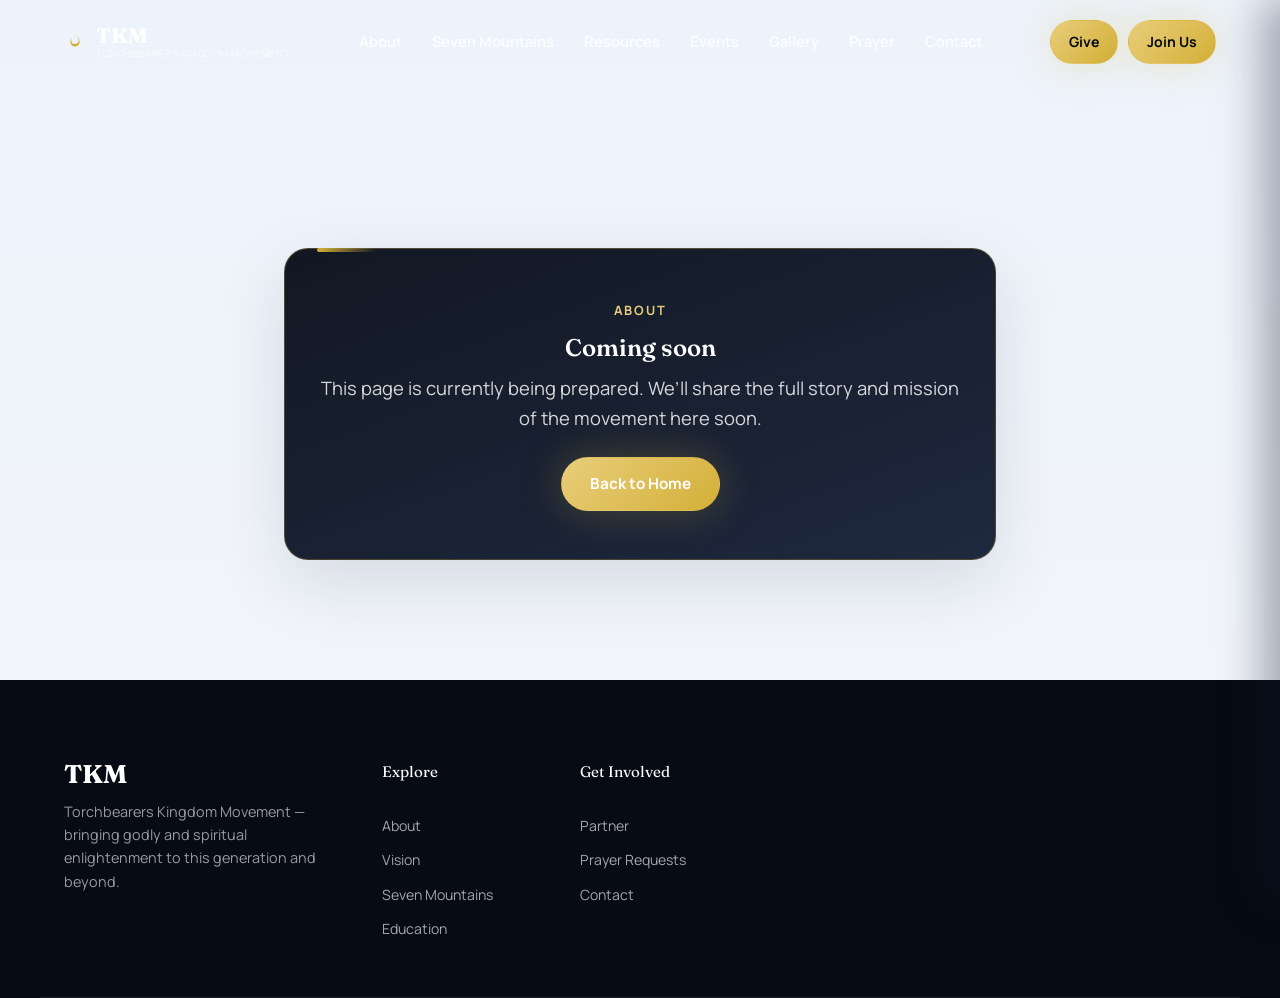
<file: about.html>
<!DOCTYPE html>
<html lang="en">
<head>
  <meta charset="UTF-8">
  <meta name="viewport" content="width=device-width, initial-scale=1.0">
  <title>About | Torchbearers Kingdom Movement</title>
  <meta name="description" content="About Torchbearers Kingdom Movement and the vision behind our Kingdom movement.">
  <link rel="preconnect" href="https://fonts.googleapis.com">
  <link rel="preconnect" href="https://fonts.gstatic.com" crossorigin>
  <link href="https://fonts.googleapis.com/css2?family=Fraunces:opsz,wght@9..144,300;9..144,400;9..144,500;9..144,600;9..144,700&family=Manrope:wght@400;500;600;700;800&display=swap" rel="stylesheet">
  <link rel="stylesheet" href="css/style.css">
  <link rel="stylesheet" href="css/navbar.css">
  <link rel="stylesheet" href="css/footer.css">
  <link rel="stylesheet" href="css/animations.css">
  <link rel="stylesheet" href="css/responsive.css">
  <style>
    body {
      background: linear-gradient(180deg, #edf3fb 0%, #f4f7fb 100%);
    }
    .placeholder-card {
      background: linear-gradient(160deg, rgba(8, 14, 25, 0.96), rgba(21, 32, 55, 0.96));
      border: 1px solid rgba(212, 175, 55, 0.28);
      box-shadow: 0 24px 70px rgba(15, 23, 42, 0.12);
      color: #ffffff;
    }
    .placeholder-card .eyebrow,
    .placeholder-card h1,
    .placeholder-card .lead,
    .placeholder-card .btn {
      color: inherit;
    }
    .placeholder-card .lead {
      color: rgba(255, 255, 255, 0.82);
    }
    .placeholder-card .eyebrow {
      color: #e8ce7b;
    }
  </style>
</head>
<body>
  <a href="#main-content" class="skip-link">Skip to content</a>
  <header class="navbar" id="navbar">
    <div class="navbar__inner">
      <a href="index.html" class="navbar__brand" aria-label="Torchbearers Kingdom Movement home">
        <span class="navbar__flame" aria-hidden="true">
          <svg viewBox="0 0 24 24" width="22" height="22"><path d="M12 2c1.5 3 4 4.8 4 8.2A4 4 0 1 1 8 10c0-1 .3-1.8.8-2.6C7.7 9 7 10.4 7 12a5 5 0 0 0 10 0c0-4.5-3-6.7-5-10z" fill="currentColor"/></svg>
        </span>
        <span class="navbar__wordmark">TKM<span class="navbar__wordmark-sub">Torchbearers Kingdom Movement</span></span>
      </a>
      <nav class="navbar__nav" id="primaryNav" aria-label="Primary">
        <ul class="navbar__list">
          <li><a href="about.html">About</a></li>
          <li><a href="mountains.html">Seven Mountains</a></li>
          <li><a href="resources.html">Resources</a></li>
          <li><a href="events.html">Events</a></li>
          <li><a href="gallery.html">Gallery</a></li>
          <li><a href="prayer.html">Prayer</a></li>
          <li><a href="contact.html">Contact</a></li>
        </ul>
      </nav>
      <div class="navbar__actions">
        <a href="donate.html" class="btn btn--ghost-light">Give</a>
        <a href="https://wa.me/?text=Hello%2C%20I%20would%20like%20to%20join%20the%20movement." class="btn btn--gold" target="_blank" rel="noopener noreferrer">Join Us</a>
        <button class="navbar__toggle" id="navToggle" aria-label="Open menu" aria-expanded="false" aria-controls="mobileMenu"><span></span><span></span><span></span></button>
      </div>
    </div>
    <div class="mobile-menu" id="mobileMenu">
      <ul>
        <li><a href="about.html">About</a></li>
        <li><a href="mountains.html">Seven Mountains</a></li>
        <li><a href="resources.html">Resources</a></li>
        <li><a href="events.html">Events</a></li>
        <li><a href="gallery.html">Gallery</a></li>
        <li><a href="prayer.html">Prayer</a></li>
        <li><a href="resources.html">Resources</a></li>
        <li><a href="contact.html">Contact</a></li>
      </ul>
      <div class="mobile-menu__actions">
        <a href="donate.html" class="btn btn--ghost-light">Give</a>
        <a href="https://wa.me/?text=Hello%2C%20I%20would%20like%20to%20join%20the%20movement." class="btn btn--gold" target="_blank" rel="noopener noreferrer">Join Us</a>
      </div>
    </div>
  </header>

  <main id="main-content">
    <section class="section" aria-labelledby="about-coming-soon-title">
      <div class="container" style="padding-top: 8rem; max-width: 760px;">
        <div class="glass-card placeholder-card" style="padding: 3rem 2rem; text-align: center; border-radius: 24px;">
          <p class="eyebrow eyebrow--dark">About</p>
          <h1 id="about-coming-soon-title">Coming soon</h1>
          <p class="lead">This page is currently being prepared. We’ll share the full story and mission of the movement here soon.</p>
          <div class="hero__actions" style="justify-content: center; margin-top: 1.5rem;">
            <a href="index.html" class="btn btn--gold">Back to Home</a>
          </div>
        </div>
      </div>
    </section>
  </main>

  <footer class="site-footer">
    <div class="container footer__grid">
      <div class="footer__brand">
        <span class="navbar__wordmark navbar__wordmark--footer">TKM</span>
        <p>Torchbearers Kingdom Movement — bringing godly and spiritual enlightenment to this generation and beyond.</p>
      </div>
      <nav class="footer__col" aria-label="Explore">
        <p class="footer__heading">Explore</p>
        <a href="about.html">About</a>
        <a href="vision.html">Vision</a>
        <a href="mountains.html">Seven Mountains</a>
        <a href="education.html">Education</a>
      </nav>
      <nav class="footer__col" aria-label="Get Involved">
        <p class="footer__heading">Get Involved</p>
        <a href="partner.html">Partner</a>
        <a href="prayer.html">Prayer Requests</a>
        <a href="contact.html">Contact</a>
      </nav>
    </div>
  </footer>

  <script src="js/navbar.js"></script>
  <script src="js/animations.js"></script>
</body>
</html>
</file>
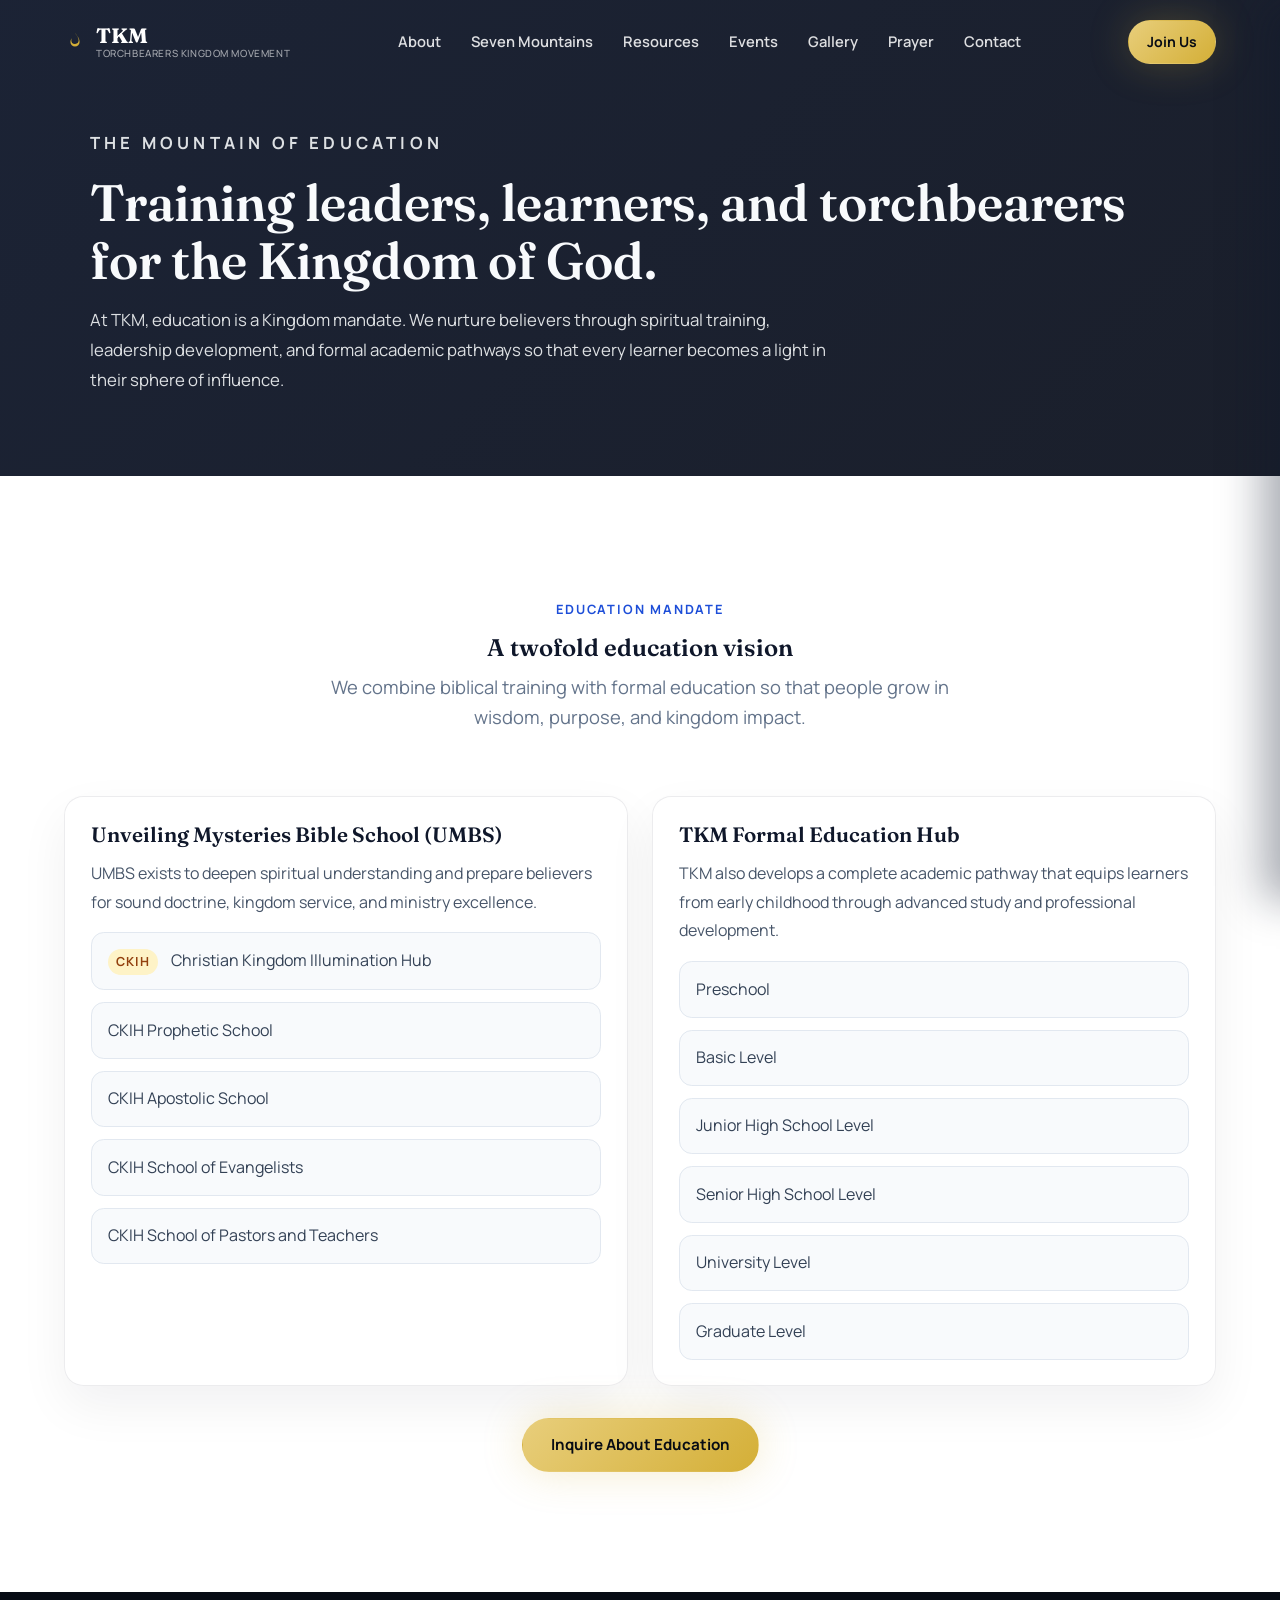
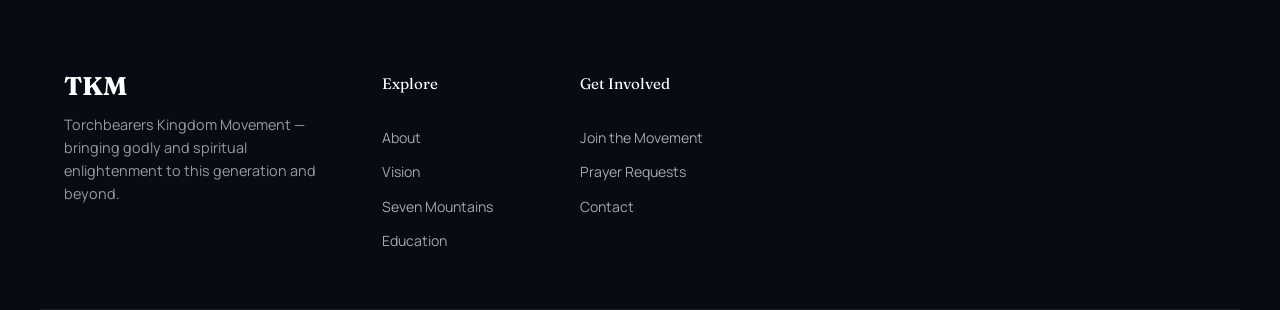
<file: education.html>
<!DOCTYPE html>
<html lang="en">
<head>
  <meta charset="UTF-8">
  <meta name="viewport" content="width=device-width, initial-scale=1.0">
  <title>Education | Torchbearers Kingdom Movement</title>
  <meta name="description" content="Explore the education mountain of Torchbearers Kingdom Movement through biblical training and formal learning pathways.">

  <link rel="preconnect" href="https://fonts.googleapis.com">
  <link rel="preconnect" href="https://fonts.gstatic.com" crossorigin>
  <link href="https://fonts.googleapis.com/css2?family=Fraunces:opsz,wght@9..144,300;9..144,400;9..144,500;9..144,600;9..144,700&family=Manrope:wght@400;500;600;700;800&display=swap" rel="stylesheet">

  <link rel="stylesheet" href="css/style.css">
  <link rel="stylesheet" href="css/navbar.css">
  <link rel="stylesheet" href="css/footer.css">
  <link rel="stylesheet" href="css/animations.css">
  <link rel="stylesheet" href="css/responsive.css">

  <style>
    .page-hero {
      padding: 8rem 1.5rem 4rem;
      background: linear-gradient(135deg, rgba(15, 23, 42, 0.95), rgba(7, 12, 25, 0.92));
      color: #f8fafc;
    }

    .page-hero__inner {
      max-width: 1100px;
      margin: 0 auto;
    }

    .page-hero__eyebrow {
      color: #fbbf24;
      text-transform: uppercase;
      letter-spacing: 0.25em;
      font-weight: 700;
      margin-bottom: 1rem;
      font-size: 0.85rem;
    }

    .page-hero h1 {
      font-size: clamp(2rem, 4vw, 3.2rem);
      line-height: 1.12;
      margin-bottom: 1rem;
      font-family: 'Fraunces', Georgia, serif;
    }

    .page-hero p {
      max-width: 760px;
      font-size: 1.05rem;
      line-height: 1.8;
      color: rgba(248, 250, 252, 0.88);
    }

    .education-grid {
      display: grid;
      gap: 1.5rem;
      grid-template-columns: repeat(2, minmax(0, 1fr));
    }

    .education-card {
      background: rgba(255, 255, 255, 0.96);
      border: 1px solid rgba(15, 23, 42, 0.08);
      border-radius: 1.2rem;
      padding: 1.6rem;
      box-shadow: 0 20px 50px rgba(15, 23, 42, 0.06);
    }

    .education-card h3 {
      font-size: 1.3rem;
      margin-bottom: 0.75rem;
      color: #0f172a;
      font-family: 'Fraunces', Georgia, serif;
    }

    .education-card p {
      color: #475569;
      line-height: 1.8;
      margin-bottom: 1rem;
    }

    .education-list {
      list-style: none;
      padding: 0;
      margin: 0;
      display: grid;
      gap: 0.75rem;
    }

    .education-list li {
      background: #f8fafc;
      border: 1px solid #e2e8f0;
      border-radius: 0.8rem;
      padding: 0.9rem 1rem;
      color: #334155;
      line-height: 1.6;
    }

    .education-pill {
      display: inline-block;
      margin-right: 0.6rem;
      padding: 0.2rem 0.55rem;
      border-radius: 999px;
      background: #fef3c7;
      color: #92400e;
      font-size: 0.78rem;
      font-weight: 700;
      text-transform: uppercase;
      letter-spacing: 0.06em;
    }

    .education-cta {
      text-align: center;
      margin-top: 2rem;
    }

    @media (max-width: 800px) {
      .education-grid {
        grid-template-columns: 1fr;
      }
    }
  </style>
</head>
<body>
  <a href="#main-content" class="skip-link">Skip to content</a>

  <header class="navbar" id="navbar">
    <div class="navbar__inner">
      <a href="index.html" class="navbar__brand" aria-label="Torchbearers Kingdom Movement home">
        <span class="navbar__flame" aria-hidden="true">
          <svg viewBox="0 0 24 24" width="22" height="22"><path d="M12 2c1.5 3 4 4.8 4 8.2A4 4 0 1 1 8 10c0-1 .3-1.8.8-2.6C7.7 9 7 10.4 7 12a5 5 0 0 0 10 0c0-4.5-3-6.7-5-10z" fill="currentColor"/></svg>
        </span>
        <span class="navbar__wordmark">TKM<span class="navbar__wordmark-sub">Torchbearers Kingdom Movement</span></span>
      </a>

      <nav class="navbar__nav" id="primaryNav" aria-label="Primary">
        <ul class="navbar__list">
          <li><a href="about.html">About</a></li>
          <li><a href="mountains.html">Seven Mountains</a></li>
          <li><a href="resources.html">Resources</a></li>
          <li><a href="events.html">Events</a></li>
          <li><a href="gallery.html">Gallery</a></li>
          <li><a href="prayer.html">Prayer</a></li>
          <li><a href="contact.html">Contact</a></li>
        </ul>
      </nav>

      <div class="navbar__actions">
        <a href="#" class="btn btn--gold" target="_blank" rel="noopener noreferrer" data-whatsapp-main data-whatsapp-text="Hello, I would like to join the movement.">Join Us</a>
        <button class="navbar__toggle" id="navToggle" aria-label="Open menu" aria-expanded="false" aria-controls="mobileMenu">
          <span></span><span></span><span></span>
        </button>
      </div>
    </div>

    <div class="mobile-menu" id="mobileMenu">
      <ul>
        <li><a href="about.html">About</a></li>
        <li><a href="mountains.html">Seven Mountains</a></li>
        <li><a href="resources.html">Resources</a></li>
        <li><a href="events.html">Events</a></li>
        <li><a href="gallery.html">Gallery</a></li>
        <li><a href="prayer.html">Prayer</a></li>
        <li><a href="contact.html">Contact</a></li>
      </ul>
    </div>
  </header>

  <main id="main-content">
    <section class="page-hero" aria-labelledby="education-page-title">
      <div class="page-hero__inner reveal" data-reveal>
        <p class="page-hero__eyebrow">The Mountain of Education</p>
        <h1 id="education-page-title">Training leaders, learners, and torchbearers for the Kingdom of God.</h1>
        <p>
          At TKM, education is a Kingdom mandate. We nurture believers through spiritual training, leadership development, and formal academic pathways so that every learner becomes a light in their sphere of influence.
        </p>
      </div>
    </section>

    <section class="section" aria-labelledby="education-overview">
      <div class="container">
        <div class="section-head reveal" data-reveal>
          <p class="eyebrow eyebrow--dark">Education Mandate</p>
          <h2 id="education-overview">A twofold education vision</h2>
          <p class="lead">We combine biblical training with formal education so that people grow in wisdom, purpose, and kingdom impact.</p>
        </div>

        <div class="education-grid">
          <article class="education-card reveal" data-reveal id="umbs">
            <h3>Unveiling Mysteries Bible School (UMBS)</h3>
            <p>
              UMBS exists to deepen spiritual understanding and prepare believers for sound doctrine, kingdom service, and ministry excellence.
            </p>
            <ul class="education-list">
              <li><span class="education-pill">CKIH</span> Christian Kingdom Illumination Hub</li>
              <li id="ckih"><a href="#" data-whatsapp-group="prophetic" target="_blank" rel="noopener noreferrer">CKIH Prophetic School</a></li>
              <li><a href="#" data-whatsapp-group="apostolic" target="_blank" rel="noopener noreferrer">CKIH Apostolic School</a></li>
              <li><a href="#" data-whatsapp-group="evangelists" target="_blank" rel="noopener noreferrer">CKIH School of Evangelists</a></li>
              <li id="schools"><a href="#" data-whatsapp-group="pastors" target="_blank" rel="noopener noreferrer">CKIH School of Pastors and Teachers</a></li>
            </ul>
          </article>

          <article class="education-card reveal" data-reveal id="formal">
            <h3>TKM Formal Education Hub</h3>
            <p>
              TKM also develops a complete academic pathway that equips learners from early childhood through advanced study and professional development.
            </p>
            <ul class="education-list">
              <li>Preschool</li>
              <li>Basic Level</li>
              <li>Junior High School Level</li>
              <li>Senior High School Level</li>
              <li>University Level</li>
              <li>Graduate Level</li>
            </ul>
          </article>
        </div>

        <div class="education-cta reveal" data-reveal>
          <a href="#" class="btn btn--gold" target="_blank" rel="noopener noreferrer" data-whatsapp-main data-whatsapp-text="Hello, I would like to learn more about TKM education.">Inquire About Education</a>
        </div>
      </div>
    </section>
  </main>

  <footer class="site-footer">
    <div class="container footer__grid">
      <div class="footer__brand">
        <span class="navbar__wordmark navbar__wordmark--footer">TKM</span>
        <p>Torchbearers Kingdom Movement — bringing godly and spiritual enlightenment to this generation and beyond.</p>
      </div>

      <nav class="footer__col" aria-label="Explore">
        <p class="footer__heading">Explore</p>
        <a href="about.html">About</a>
        <a href="vision.html">Vision</a>
        <a href="mountains.html">Seven Mountains</a>
        <a href="education.html">Education</a>
      </nav>

      <nav class="footer__col" aria-label="Get Involved">
        <p class="footer__heading">Get Involved</p>
        <a href="#" target="_blank" rel="noopener noreferrer" data-whatsapp-main data-whatsapp-text="Hello, I would like to join the movement.">Join the Movement</a>
        <a href="prayer.html">Prayer Requests</a>
        <a href="contact.html">Contact</a>
      </nav>
    </div>
  </footer>

  <script src="js/navbar.js"></script>
  <script src="js/animations.js"></script>
  <script src="js/whatsapp.js"></script>
</body>
</html>
</file>
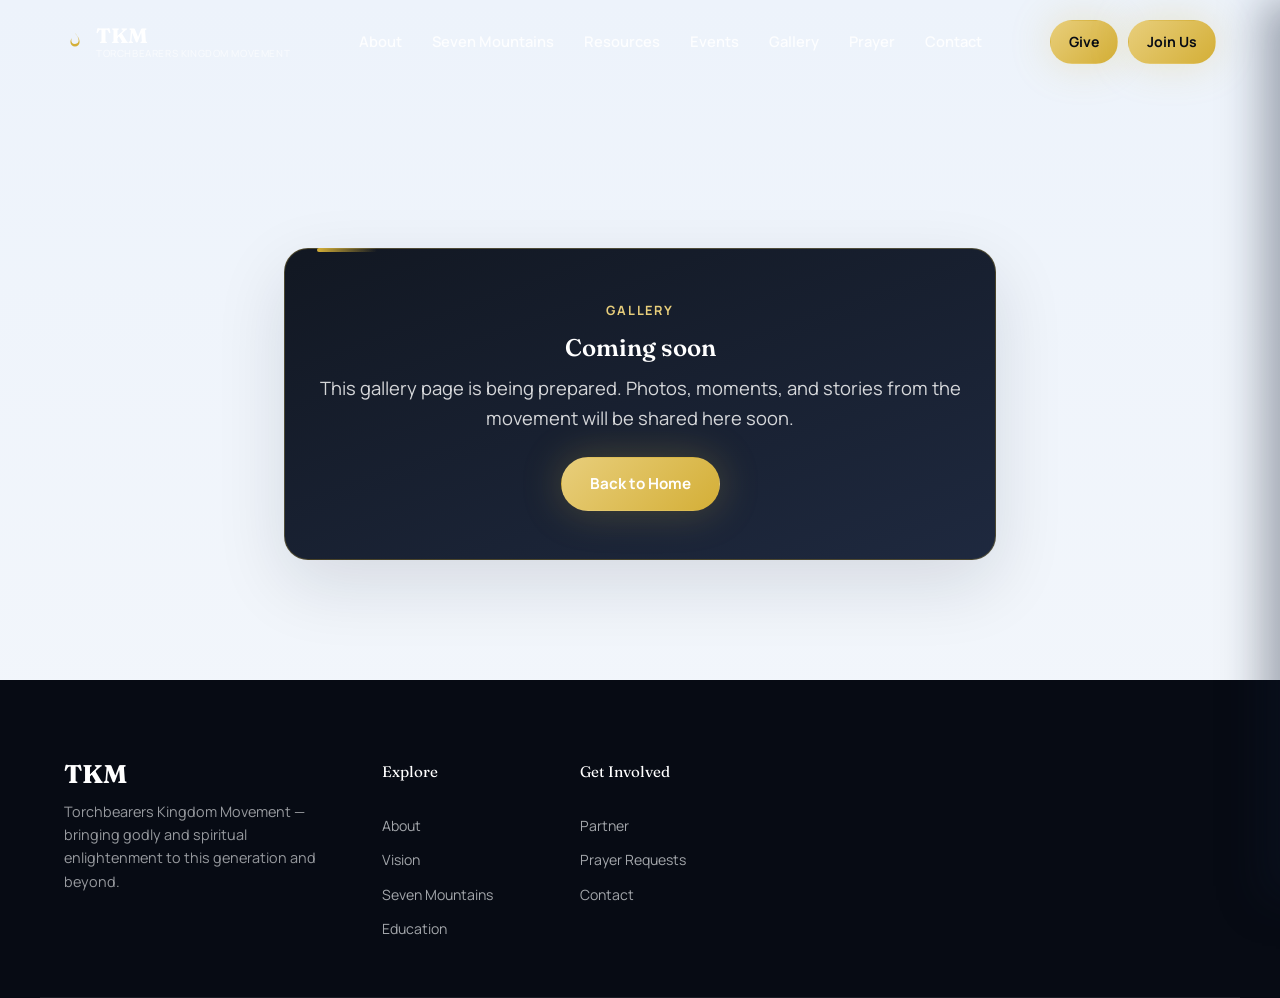
<file: gallery.html>
<!DOCTYPE html>
<html lang="en">
<head>
  <meta charset="UTF-8">
  <meta name="viewport" content="width=device-width, initial-scale=1.0">
  <title>Gallery | Torchbearers Kingdom Movement</title>
  <meta name="description" content="Gallery page coming soon for Torchbearers Kingdom Movement.">
  <link rel="preconnect" href="https://fonts.googleapis.com">
  <link rel="preconnect" href="https://fonts.gstatic.com" crossorigin>
  <link href="https://fonts.googleapis.com/css2?family=Fraunces:opsz,wght@9..144,300;9..144,400;9..144,500;9..144,600;9..144,700&family=Manrope:wght@400;500;600;700;800&display=swap" rel="stylesheet">
  <link rel="stylesheet" href="css/style.css">
  <link rel="stylesheet" href="css/navbar.css">
  <link rel="stylesheet" href="css/footer.css">
  <link rel="stylesheet" href="css/animations.css">
  <link rel="stylesheet" href="css/responsive.css">
  <style>
    body {
      background: linear-gradient(180deg, #edf3fb 0%, #f4f7fb 100%);
    }
    .placeholder-card {
      background: linear-gradient(160deg, rgba(8, 14, 25, 0.96), rgba(21, 32, 55, 0.96));
      border: 1px solid rgba(212, 175, 55, 0.28);
      box-shadow: 0 24px 70px rgba(15, 23, 42, 0.12);
      color: #ffffff;
    }
    .placeholder-card .eyebrow,
    .placeholder-card h1,
    .placeholder-card .lead,
    .placeholder-card .btn {
      color: inherit;
    }
    .placeholder-card .lead {
      color: rgba(255, 255, 255, 0.82);
    }
    .placeholder-card .eyebrow {
      color: #e8ce7b;
    }
  </style>
</head>
<body>
  <a href="#main-content" class="skip-link">Skip to content</a>
  <header class="navbar" id="navbar">
    <div class="navbar__inner">
      <a href="index.html" class="navbar__brand" aria-label="Torchbearers Kingdom Movement home">
        <span class="navbar__flame" aria-hidden="true">
          <svg viewBox="0 0 24 24" width="22" height="22"><path d="M12 2c1.5 3 4 4.8 4 8.2A4 4 0 1 1 8 10c0-1 .3-1.8.8-2.6C7.7 9 7 10.4 7 12a5 5 0 0 0 10 0c0-4.5-3-6.7-5-10z" fill="currentColor"/></svg>
        </span>
        <span class="navbar__wordmark">TKM<span class="navbar__wordmark-sub">Torchbearers Kingdom Movement</span></span>
      </a>
      <nav class="navbar__nav" id="primaryNav" aria-label="Primary">
        <ul class="navbar__list">
          <li><a href="about.html">About</a></li>
          <li><a href="mountains.html">Seven Mountains</a></li>
          <li><a href="resources.html">Resources</a></li>
          <li><a href="events.html">Events</a></li>
          <li><a href="gallery.html">Gallery</a></li>
          <li><a href="prayer.html">Prayer</a></li>
          <li><a href="contact.html">Contact</a></li>
        </ul>
      </nav>
      <div class="navbar__actions">
        <a href="donate.html" class="btn btn--ghost-light">Give</a>
        <a href="https://wa.me/?text=Hello%2C%20I%20would%20like%20to%20join%20the%20movement." class="btn btn--gold" target="_blank" rel="noopener noreferrer">Join Us</a>
        <button class="navbar__toggle" id="navToggle" aria-label="Open menu" aria-expanded="false" aria-controls="mobileMenu"><span></span><span></span><span></span></button>
      </div>
    </div>
    <div class="mobile-menu" id="mobileMenu">
      <ul>
        <li><a href="about.html">About</a></li>
        <li><a href="mountains.html">Seven Mountains</a></li>
        <li><a href="resources.html">Resources</a></li>
        <li><a href="events.html">Events</a></li>
        <li><a href="gallery.html">Gallery</a></li>
        <li><a href="prayer.html">Prayer</a></li>
        <li><a href="resources.html">Resources</a></li>
        <li><a href="contact.html">Contact</a></li>
      </ul>
      <div class="mobile-menu__actions">
        <a href="donate.html" class="btn btn--ghost-light">Give</a>
        <a href="https://wa.me/?text=Hello%2C%20I%20would%20like%20to%20join%20the%20movement." class="btn btn--gold" target="_blank" rel="noopener noreferrer">Join Us</a>
      </div>
    </div>
  </header>

  <main id="main-content">
    <section class="section" aria-labelledby="gallery-coming-soon-title">
      <div class="container" style="padding-top: 8rem; max-width: 760px;">
        <div class="glass-card placeholder-card" style="padding: 3rem 2rem; text-align: center; border-radius: 24px;">
          <p class="eyebrow eyebrow--dark">Gallery</p>
          <h1 id="gallery-coming-soon-title">Coming soon</h1>
          <p class="lead">This gallery page is being prepared. Photos, moments, and stories from the movement will be shared here soon.</p>
          <div class="hero__actions" style="justify-content: center; margin-top: 1.5rem;">
            <a href="index.html" class="btn btn--gold">Back to Home</a>
          </div>
        </div>
      </div>
    </section>
  </main>

  <footer class="site-footer">
    <div class="container footer__grid">
      <div class="footer__brand">
        <span class="navbar__wordmark navbar__wordmark--footer">TKM</span>
        <p>Torchbearers Kingdom Movement — bringing godly and spiritual enlightenment to this generation and beyond.</p>
      </div>
      <nav class="footer__col" aria-label="Explore">
        <p class="footer__heading">Explore</p>
        <a href="about.html">About</a>
        <a href="vision.html">Vision</a>
        <a href="mountains.html">Seven Mountains</a>
        <a href="education.html">Education</a>
      </nav>
      <nav class="footer__col" aria-label="Get Involved">
        <p class="footer__heading">Get Involved</p>
        <a href="partner.html">Partner</a>
        <a href="prayer.html">Prayer Requests</a>
        <a href="contact.html">Contact</a>
      </nav>
    </div>
  </footer>

  <script src="js/navbar.js"></script>
  <script src="js/animations.js"></script>
</body>
</html>
</file>
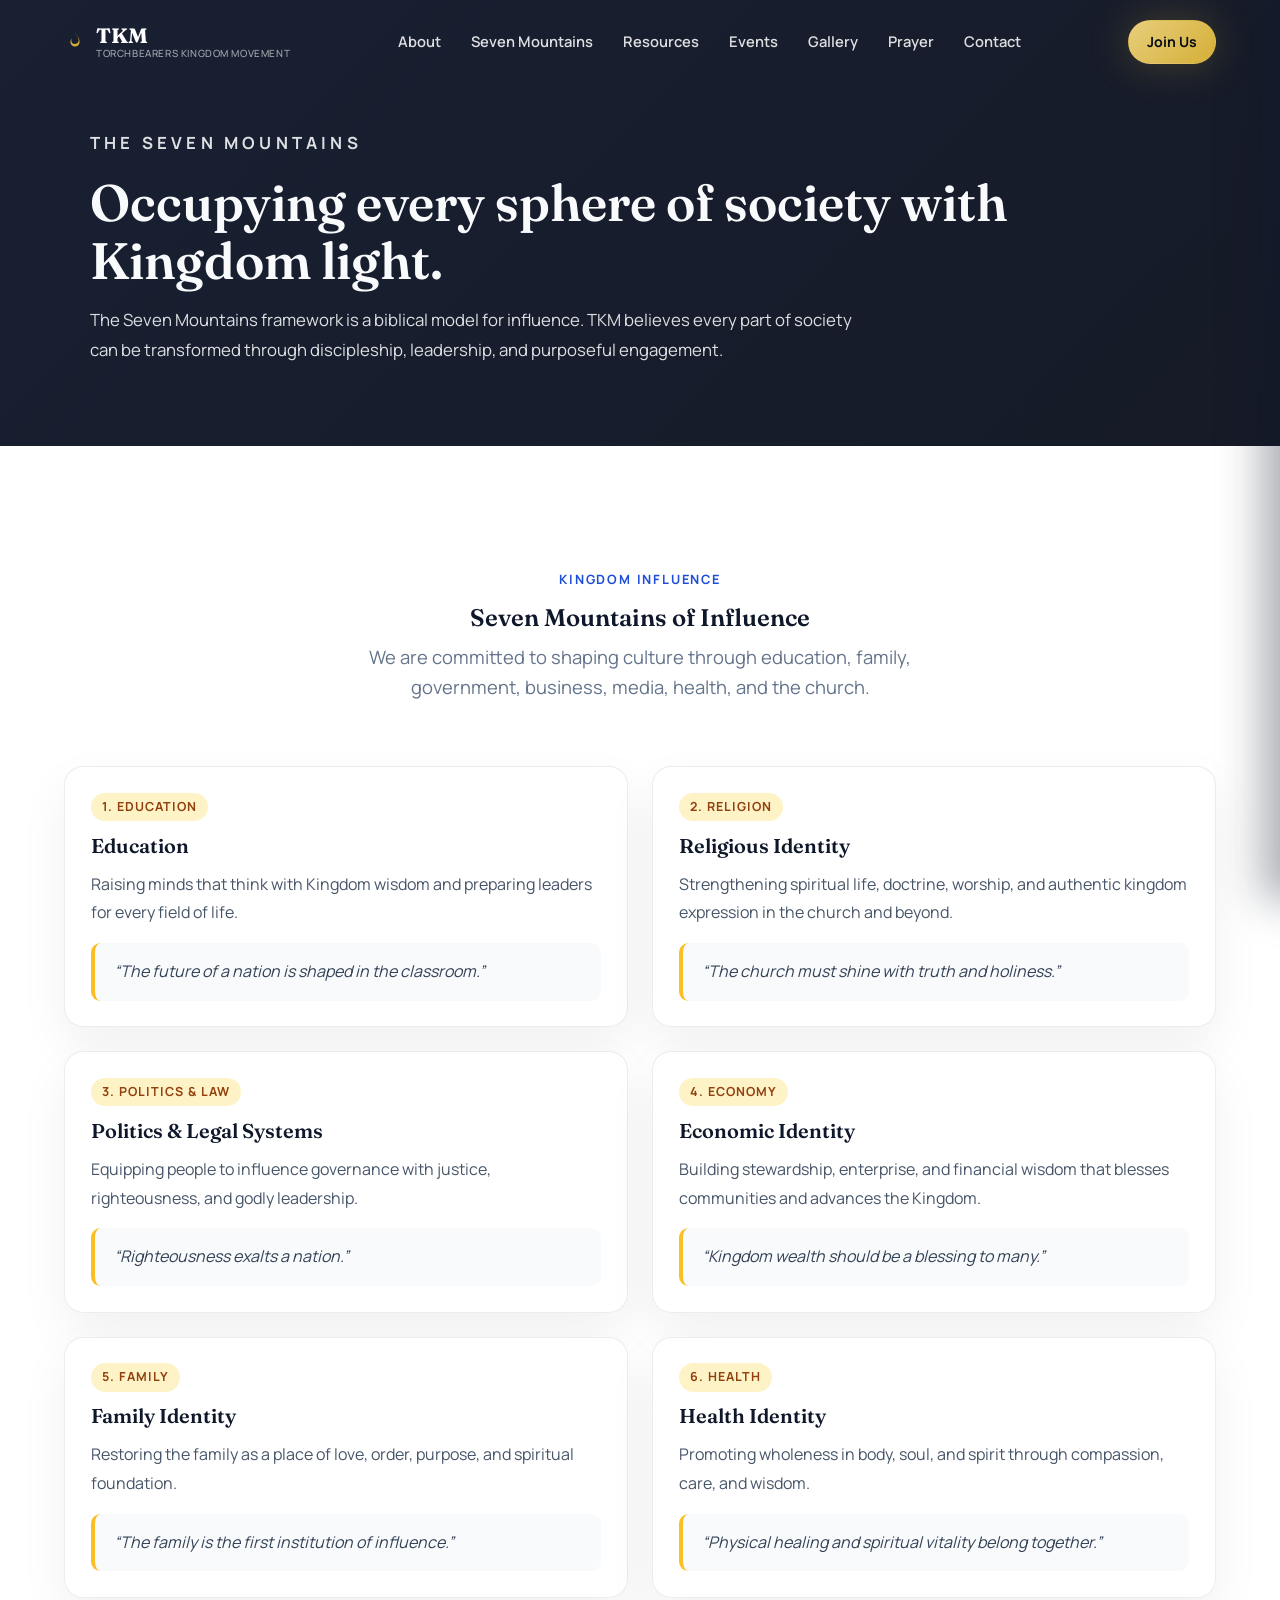
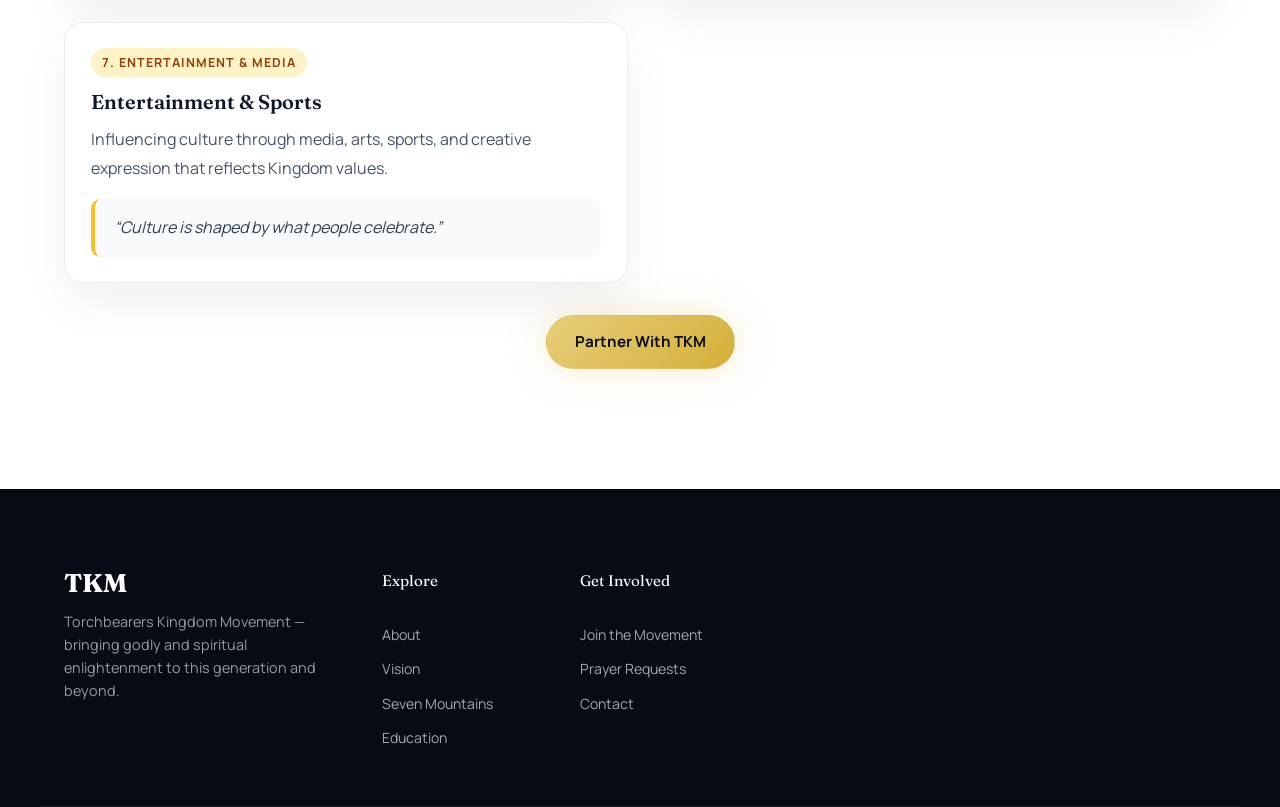
<file: mountains.html>
<!DOCTYPE html>
<html lang="en">
<head>
  <meta charset="UTF-8">
  <meta name="viewport" content="width=device-width, initial-scale=1.0">
  <title>Seven Mountains | Torchbearers Kingdom Movement</title>
  <meta name="description" content="Discover the Seven Mountains of Influence and how TKM seeks to impact every sphere of society.">

  <link rel="preconnect" href="https://fonts.googleapis.com">
  <link rel="preconnect" href="https://fonts.gstatic.com" crossorigin>
  <link href="https://fonts.googleapis.com/css2?family=Fraunces:opsz,wght@9..144,300;9..144,400;9..144,500;9..144,600;9..144,700&family=Manrope:wght@400;500;600;700;800&display=swap" rel="stylesheet">

  <link rel="stylesheet" href="css/style.css">
  <link rel="stylesheet" href="css/navbar.css">
  <link rel="stylesheet" href="css/footer.css">
  <link rel="stylesheet" href="css/animations.css">
  <link rel="stylesheet" href="css/responsive.css">

  <style>
    .page-hero {
      padding: 8rem 1.5rem 4rem;
      background: linear-gradient(135deg, rgba(15, 23, 42, 0.96), rgba(7, 12, 25, 0.94));
      color: #f8fafc;
    }

    .page-hero__inner {
      max-width: 1100px;
      margin: 0 auto;
    }

    .page-hero__eyebrow {
      color: #fbbf24;
      text-transform: uppercase;
      letter-spacing: 0.25em;
      font-weight: 700;
      font-size: 0.85rem;
      margin-bottom: 1rem;
    }

    .page-hero h1 {
      font-size: clamp(2rem, 4vw, 3.2rem);
      line-height: 1.12;
      margin-bottom: 1rem;
      font-family: 'Fraunces', Georgia, serif;
    }

    .page-hero p {
      max-width: 780px;
      font-size: 1.05rem;
      line-height: 1.8;
      color: rgba(248, 250, 252, 0.88);
    }

    .mountains-grid {
      display: grid;
      gap: 1.5rem;
      grid-template-columns: repeat(2, minmax(0, 1fr));
      margin-top: 2rem;
    }

    .mountain-card {
      background: rgba(255, 255, 255, 0.97);
      border: 1px solid rgba(15, 23, 42, 0.08);
      border-radius: 1.2rem;
      padding: 1.6rem;
      box-shadow: 0 20px 50px rgba(15, 23, 42, 0.06);
    }

    .mountain-card h3 {
      font-size: 1.25rem;
      margin-bottom: 0.8rem;
      color: #0f172a;
      font-family: 'Fraunces', Georgia, serif;
    }

    .mountain-card p {
      color: #475569;
      line-height: 1.8;
    }

    .mountain-chip {
      display: inline-block;
      margin-bottom: 0.8rem;
      padding: 0.26rem 0.7rem;
      border-radius: 999px;
      background: #fef3c7;
      color: #92400e;
      font-size: 0.78rem;
      font-weight: 700;
      letter-spacing: 0.08em;
      text-transform: uppercase;
    }

    .mountain-quote {
      margin-top: 1rem;
      padding: 1rem 1.2rem;
      border-left: 4px solid #fbbf24;
      background: #f8fafc;
      color: #334155;
      font-style: italic;
      border-radius: 0.6rem;
    }

    .mountain-cta {
      text-align: center;
      margin-top: 2rem;
    }

    @media (max-width: 800px) {
      .mountains-grid {
        grid-template-columns: 1fr;
      }
    }
  </style>
</head>
<body>
  <a href="#main-content" class="skip-link">Skip to content</a>

  <header class="navbar" id="navbar">
    <div class="navbar__inner">
      <a href="index.html" class="navbar__brand" aria-label="Torchbearers Kingdom Movement home">
        <span class="navbar__flame" aria-hidden="true">
          <svg viewBox="0 0 24 24" width="22" height="22"><path d="M12 2c1.5 3 4 4.8 4 8.2A4 4 0 1 1 8 10c0-1 .3-1.8.8-2.6C7.7 9 7 10.4 7 12a5 5 0 0 0 10 0c0-4.5-3-6.7-5-10z" fill="currentColor"/></svg>
        </span>
        <span class="navbar__wordmark">TKM<span class="navbar__wordmark-sub">Torchbearers Kingdom Movement</span></span>
      </a>

      <nav class="navbar__nav" id="primaryNav" aria-label="Primary">
        <ul class="navbar__list">
          <li><a href="about.html">About</a></li>
          <li><a href="mountains.html">Seven Mountains</a></li>
          <li><a href="resources.html">Resources</a></li>
          <li><a href="events.html">Events</a></li>
          <li><a href="gallery.html">Gallery</a></li>
          <li><a href="prayer.html">Prayer</a></li>
          <li><a href="contact.html">Contact</a></li>
        </ul>
      </nav>

      <div class="navbar__actions">
        <a href="#" class="btn btn--gold" target="_blank" rel="noopener noreferrer" data-whatsapp-main data-whatsapp-text="Hello, I would like to join the movement.">Join Us</a>
        <button class="navbar__toggle" id="navToggle" aria-label="Open menu" aria-expanded="false" aria-controls="mobileMenu">
          <span></span><span></span><span></span>
        </button>
      </div>
    </div>

    <div class="mobile-menu" id="mobileMenu">
      <ul>
        <li><a href="about.html">About</a></li>
        <li><a href="mountains.html">Seven Mountains</a></li>
        <li><a href="resources.html">Resources</a></li>
        <li><a href="events.html">Events</a></li>
        <li><a href="gallery.html">Gallery</a></li>
        <li><a href="prayer.html">Prayer</a></li>
        <li><a href="contact.html">Contact</a></li>
      </ul>
    </div>
  </header>

  <main id="main-content">
    <section class="page-hero" aria-labelledby="mountains-page-title">
      <div class="page-hero__inner reveal" data-reveal>
        <p class="page-hero__eyebrow">The Seven Mountains</p>
        <h1 id="mountains-page-title">Occupying every sphere of society with Kingdom light.</h1>
        <p>
          The Seven Mountains framework is a biblical model for influence. TKM believes every part of society can be transformed through discipleship, leadership, and purposeful engagement.
        </p>
      </div>
    </section>

    <section class="section" aria-labelledby="mountains-overview">
      <div class="container">
        <div class="section-head reveal" data-reveal>
          <p class="eyebrow eyebrow--dark">Kingdom Influence</p>
          <h2 id="mountains-overview">Seven Mountains of Influence</h2>
          <p class="lead">We are committed to shaping culture through education, family, government, business, media, health, and the church.</p>
        </div>

        <div class="mountains-grid">
          <article class="mountain-card reveal" data-reveal>
            <span class="mountain-chip">1. Education</span>
            <h3>Education</h3>
            <p>Raising minds that think with Kingdom wisdom and preparing leaders for every field of life.</p>
            <div class="mountain-quote">“The future of a nation is shaped in the classroom.”</div>
          </article>

          <article class="mountain-card reveal" data-reveal>
            <span class="mountain-chip">2. Religion</span>
            <h3>Religious Identity</h3>
            <p>Strengthening spiritual life, doctrine, worship, and authentic kingdom expression in the church and beyond.</p>
            <div class="mountain-quote">“The church must shine with truth and holiness.”</div>
          </article>

          <article class="mountain-card reveal" data-reveal>
            <span class="mountain-chip">3. Politics &amp; Law</span>
            <h3>Politics &amp; Legal Systems</h3>
            <p>Equipping people to influence governance with justice, righteousness, and godly leadership.</p>
            <div class="mountain-quote">“Righteousness exalts a nation.”</div>
          </article>

          <article class="mountain-card reveal" data-reveal>
            <span class="mountain-chip">4. Economy</span>
            <h3>Economic Identity</h3>
            <p>Building stewardship, enterprise, and financial wisdom that blesses communities and advances the Kingdom.</p>
            <div class="mountain-quote">“Kingdom wealth should be a blessing to many.”</div>
          </article>

          <article class="mountain-card reveal" data-reveal>
            <span class="mountain-chip">5. Family</span>
            <h3>Family Identity</h3>
            <p>Restoring the family as a place of love, order, purpose, and spiritual foundation.</p>
            <div class="mountain-quote">“The family is the first institution of influence.”</div>
          </article>

          <article class="mountain-card reveal" data-reveal>
            <span class="mountain-chip">6. Health</span>
            <h3>Health Identity</h3>
            <p>Promoting wholeness in body, soul, and spirit through compassion, care, and wisdom.</p>
            <div class="mountain-quote">“Physical healing and spiritual vitality belong together.”</div>
          </article>

          <article class="mountain-card reveal" data-reveal>
            <span class="mountain-chip">7. Entertainment &amp; Media</span>
            <h3>Entertainment &amp; Sports</h3>
            <p>Influencing culture through media, arts, sports, and creative expression that reflects Kingdom values.</p>
            <div class="mountain-quote">“Culture is shaped by what people celebrate.”</div>
          </article>
        </div>

        <div class="mountain-cta reveal" data-reveal>
          <a href="#" class="btn btn--gold" target="_blank" rel="noopener noreferrer" data-whatsapp-main data-whatsapp-text="Hello, I would like to learn more about the Seven Mountains.">Partner With TKM</a>
        </div>
      </div>
    </section>
  </main>

  <footer class="site-footer">
    <div class="container footer__grid">
      <div class="footer__brand">
        <span class="navbar__wordmark navbar__wordmark--footer">TKM</span>
        <p>Torchbearers Kingdom Movement — bringing godly and spiritual enlightenment to this generation and beyond.</p>
      </div>

      <nav class="footer__col" aria-label="Explore">
        <p class="footer__heading">Explore</p>
        <a href="about.html">About</a>
        <a href="vision.html">Vision</a>
        <a href="mountains.html">Seven Mountains</a>
        <a href="education.html">Education</a>
      </nav>

      <nav class="footer__col" aria-label="Get Involved">
        <p class="footer__heading">Get Involved</p>
        <a href="#" target="_blank" rel="noopener noreferrer" data-whatsapp-main data-whatsapp-text="Hello, I would like to join the movement.">Join the Movement</a>
        <a href="prayer.html">Prayer Requests</a>
        <a href="contact.html">Contact</a>
      </nav>
    </div>
  </footer>

  <script src="js/navbar.js"></script>
  <script src="js/animations.js"></script>
  <script src="js/whatsapp.js"></script>
</body>
</html>
</file>
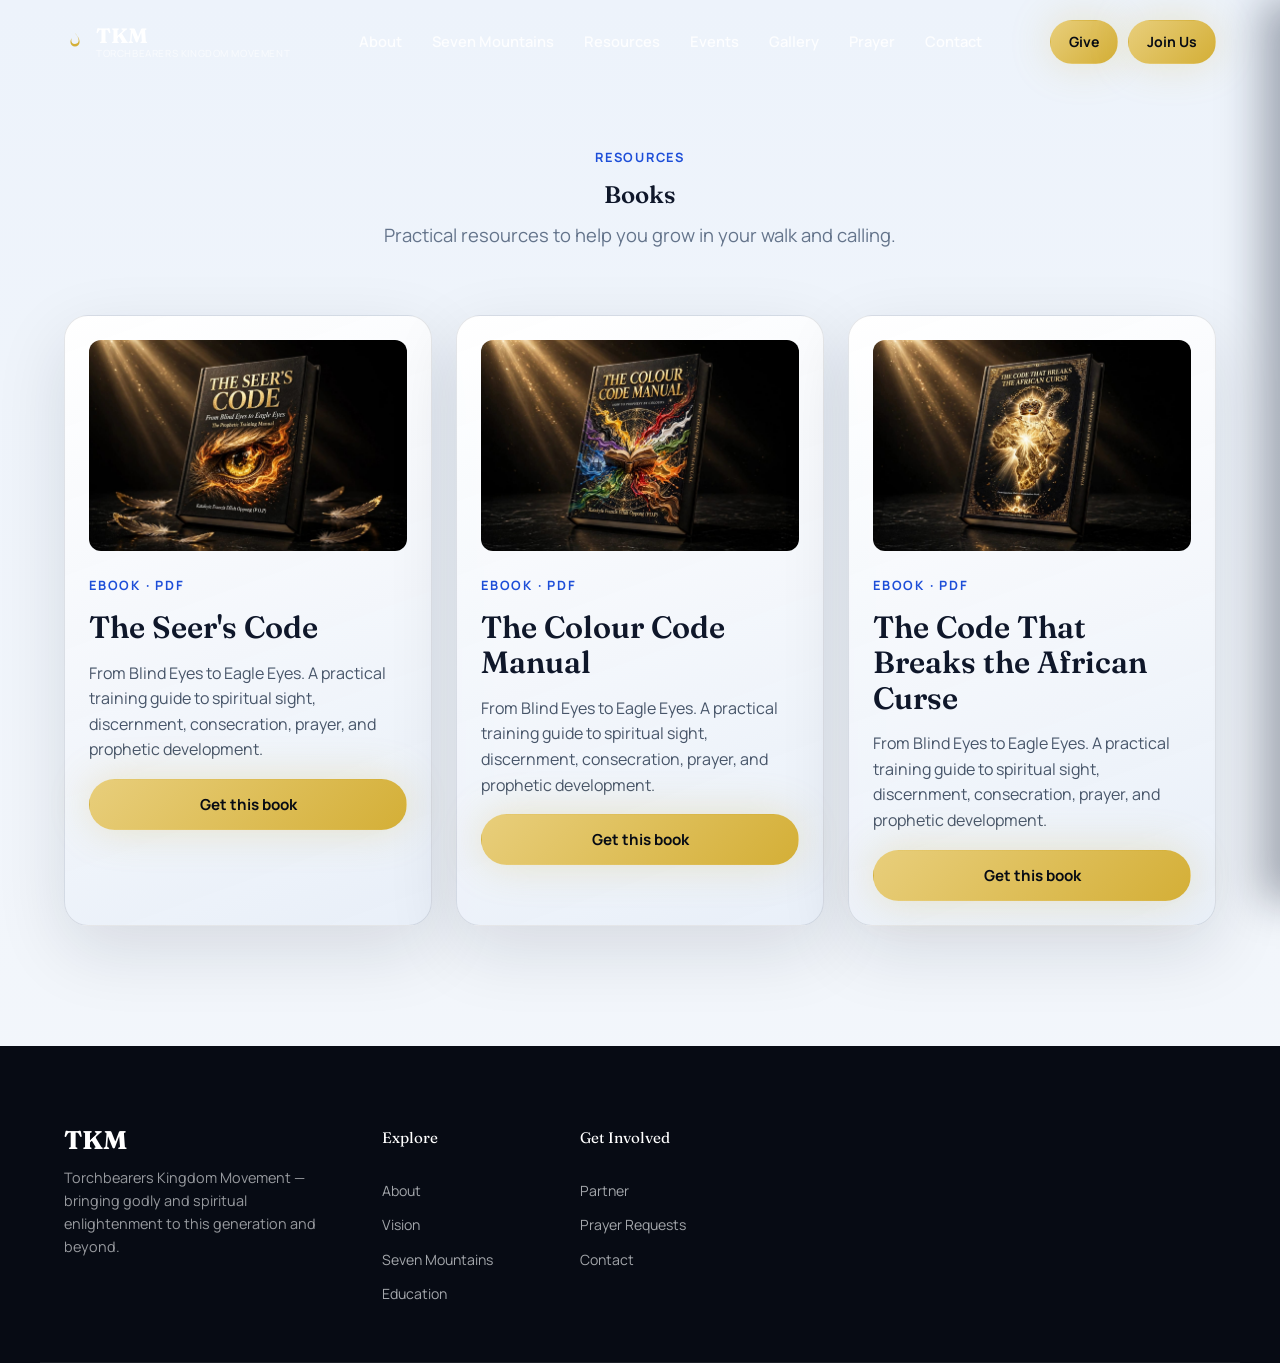
<file: resources.html>
<!DOCTYPE html>
<html lang="en">
<head>
  <meta charset="UTF-8">
  <meta name="viewport" content="width=device-width, initial-scale=1.0">
  <title>Resources | Torchbearers Kingdom Movement</title>
  <meta name="description" content="Explore books and resources from Torchbearers Kingdom Movement.">
  <link rel="preconnect" href="https://fonts.googleapis.com">
  <link rel="preconnect" href="https://fonts.gstatic.com" crossorigin>
  <link href="https://fonts.googleapis.com/css2?family=Fraunces:opsz,wght@9..144,300;9..144,400;9..144,500;9..144,600;9..144,700&family=Manrope:wght@400;500;600;700;800&display=swap" rel="stylesheet">
  <link rel="stylesheet" href="css/style.css">
  <link rel="stylesheet" href="css/navbar.css">
  <link rel="stylesheet" href="css/footer.css">
  <link rel="stylesheet" href="css/animations.css">
  <link rel="stylesheet" href="css/responsive.css">
  <style>
    body {
      background: linear-gradient(180deg, #edf3fb 0%, #f4f7fb 100%);
    }
    .resources-section { padding-top: 9rem; }
    .books-grid {
      display: grid;
      grid-template-columns: repeat(3, minmax(0, 1fr));
      gap: 1.5rem;
      align-items: stretch;
    }
    .book-card {
      display: flex;
      flex-direction: column;
      padding: 1.5rem;
      background: linear-gradient(160deg, rgba(255,255,255,.96), rgba(232,238,248,.92));
      border: 1px solid rgba(15, 23, 42, .1);
      border-radius: 24px;
      box-shadow: 0 24px 70px rgba(15, 23, 42, .12);
    }
    .book-card__art {
      margin: 0 0 1.5rem;
    }
    .book-card__cover {
      width: 100%;
      height: auto;
      border-radius: 12px;
      object-fit: scale-down;
    }
    .book-card__details { display: flex; flex: 1; flex-direction: column; align-items: flex-start; }
    .book-card__details h2 { font-size: clamp(1.6rem, 2.4vw, 2.1rem); }
    .book-card__description { color: #475569; }
    .book-card__details .btn { width: 100%; }
    .book-dialog {
      width: min(92vw, 480px);
      max-height: 90vh;
      padding: 0;
      border: 0;
      border-radius: 20px;
      color: #0f172a;
      box-shadow: 0 24px 80px rgba(0, 0, 0, .35);
    }
    .book-dialog::backdrop { background: rgba(7, 11, 20, .72); backdrop-filter: blur(4px); }
    .book-dialog__content { position: relative; padding: 2rem; }
    .book-dialog__close {
      position: absolute;
      top: 1rem;
      right: 1rem;
      border: 0;
      background: transparent;
      color: #475569;
      font: inherit;
      font-size: 1.6rem;
      line-height: 1;
      cursor: pointer;
    }
    .book-form { display: grid; gap: 1rem; margin-top: 1.5rem; }
    .book-form__field { display: grid; gap: .4rem; }
    .book-form__field label { font-weight: 700; }
    .book-form__field input {
      width: 100%;
      padding: .85rem 1rem;
      border: 1px solid #cbd5e1;
      border-radius: 10px;
      font: inherit;
    }
    .book-form__field input:focus { outline: 2px solid rgba(212, 175, 55, .45); border-color: #b18e1d; }
    .book-form__error, .book-form__message { min-height: 1.2em; margin: 0; color: #b42318; font-size: .875rem; }
    .book-form__message { font-weight: 700; }
    .book-form [aria-invalid="true"] { border-color: #b42318; }
    .book-form button:disabled { cursor: wait; opacity: .7; transform: none; }
    @media (max-width: 640px) {
      .resources-section { padding-top: 7rem; }
      .books-grid { grid-template-columns: 1fr; }
      .book-dialog__content { padding: 1.5rem; }
    }
    @media (min-width: 641px) and (max-width: 960px) {
      .books-grid { grid-template-columns: repeat(2, minmax(0, 1fr)); }
    }
  </style>
</head>
<body>
  <a href="#main-content" class="skip-link">Skip to content</a>
  <header class="navbar" id="navbar">
    <div class="navbar__inner">
      <a href="index.html" class="navbar__brand" aria-label="Torchbearers Kingdom Movement home">
        <span class="navbar__flame" aria-hidden="true">
          <svg viewBox="0 0 24 24" width="22" height="22"><path d="M12 2c1.5 3 4 4.8 4 8.2A4 4 0 1 1 8 10c0-1 .3-1.8.8-2.6C7.7 9 7 10.4 7 12a5 5 0 0 0 10 0c0-4.5-3-6.7-5-10z" fill="currentColor"/></svg>
        </span>
        <span class="navbar__wordmark">TKM<span class="navbar__wordmark-sub">Torchbearers Kingdom Movement</span></span>
      </a>
      <nav class="navbar__nav" id="primaryNav" aria-label="Primary">
        <ul class="navbar__list">
          <li><a href="about.html">About</a></li>
          <li><a href="mountains.html">Seven Mountains</a></li>
          <li><a href="resources.html">Resources</a></li>
          <li><a href="events.html">Events</a></li>
          <li><a href="gallery.html">Gallery</a></li>
          <li><a href="prayer.html">Prayer</a></li>
          <li><a href="contact.html">Contact</a></li>
        </ul>
      </nav>
      <div class="navbar__actions">
        <a href="donate.html" class="btn btn--ghost-light">Give</a>
        <a href="https://wa.me/?text=Hello%2C%20I%20would%20like%20to%20join%20the%20movement." class="btn btn--gold" target="_blank" rel="noopener noreferrer">Join Us</a>
        <button class="navbar__toggle" id="navToggle" aria-label="Open menu" aria-expanded="false" aria-controls="mobileMenu"><span></span><span></span><span></span></button>
      </div>
    </div>
    <div class="mobile-menu" id="mobileMenu">
      <ul>
        <li><a href="about.html">About</a></li>
        <li><a href="mountains.html">Seven Mountains</a></li>
        <li><a href="resources.html">Resources</a></li>
        <li><a href="events.html">Events</a></li>
        <li><a href="gallery.html">Gallery</a></li>
        <li><a href="prayer.html">Prayer</a></li>
        <li><a href="contact.html">Contact</a></li>
      </ul>
      <div class="mobile-menu__actions">
        <a href="donate.html" class="btn btn--ghost-light">Give</a>
        <a href="https://wa.me/?text=Hello%2C%20I%20would%20like%20to%20join%20the%20movement." class="btn btn--gold" target="_blank" rel="noopener noreferrer">Join Us</a>
      </div>
    </div>
  </header>

  <main id="main-content">
    <section class="section resources-section" aria-labelledby="resources-page-title">
      <div class="container">
        <div class="section-head">
          <p class="eyebrow eyebrow--dark">Resources</p>
          <h1 id="resources-page-title">Books</h1>
          <p class="lead">Practical resources to help you grow in your walk and calling.</p>
        </div>
        <div class="books-grid">
          <article class="book-card" aria-labelledby="seersCodeTitle">
            <figure class="book-card__art">
              <img class="book-card__cover" src="files/seer's_code.jpeg" alt="The Seer's Code eBook cover">
            </figure>
            <div class="book-card__details">
              <p class="eyebrow eyebrow--dark">eBook · PDF</p>
              <h2 id="seersCodeTitle">The Seer's Code</h2>
              <p class="book-card__description">From Blind Eyes to Eagle Eyes. A practical training guide to spiritual sight, discernment, consecration, prayer, and prophetic development.</p>
              <button type="button" class="btn btn--gold" data-book-id="seers-code" data-book-title="The Seer's Code">Get this book</button>
            </div>
          </article>
          <article class="book-card" aria-labelledby="colourCodeTitle">
            <figure class="book-card__art">
              <img class="book-card__cover" src="files/color_book.jpeg" alt="The Colour Code Manual eBook cover">
            </figure>
            <div class="book-card__details">
              <p class="eyebrow eyebrow--dark">eBook · PDF</p>
              <h2 id="colourCodeTitle">The Colour Code Manual</h2>
              <p class="book-card__description">From Blind Eyes to Eagle Eyes. A practical training guide to spiritual sight, discernment, consecration, prayer, and prophetic development.</p>
              <button type="button" class="btn btn--gold" data-book-id="colour-code-manual" data-book-title="The Colour Code Manual">Get this book</button>
            </div>
          </article>
          <article class="book-card" aria-labelledby="codeBreakingTitle">
            <figure class="book-card__art">
              <img class="book-card__cover" src="files/code_book.jpeg" alt="The Code That Breaks the African Curse eBook cover">
            </figure>
            <div class="book-card__details">
              <p class="eyebrow eyebrow--dark">eBook · PDF</p>
              <h2 id="codeBreakingTitle">The Code That Breaks the African Curse</h2>
              <p class="book-card__description">From Blind Eyes to Eagle Eyes. A practical training guide to spiritual sight, discernment, consecration, prayer, and prophetic development.</p>
              <button type="button" class="btn btn--gold" data-book-id="code-breaks-african-curse" data-book-title="The Code That Breaks the African Curse">Get this book</button>
            </div>
          </article>
        </div>
      </div>
    </section>
  </main>

  <dialog class="book-dialog" id="bookDialog" aria-labelledby="bookDialogTitle">
    <div class="book-dialog__content">
      <button class="book-dialog__close" type="button" id="closeBookForm" aria-label="Close purchase form">&times;</button>
      <p class="eyebrow eyebrow--dark">Secure checkout</p>
      <h2 id="bookDialogTitle">Get this book</h2>
      <p>Enter your details to continue to Paystack checkout.</p>
      <form class="book-form" id="bookPurchaseForm" novalidate>
        <div class="book-form__field">
          <label for="buyerName">Full name</label>
          <input id="buyerName" name="name" type="text" autocomplete="name" required maxlength="150" aria-describedby="buyerNameError">
          <p class="book-form__error" id="buyerNameError"></p>
        </div>
        <div class="book-form__field">
          <label for="buyerEmail">Email address</label>
          <input id="buyerEmail" name="email" type="email" autocomplete="email" required maxlength="254" aria-describedby="buyerEmailError">
          <p class="book-form__error" id="buyerEmailError"></p>
        </div>
        <p class="book-form__message" id="bookFormMessage" role="status" aria-live="polite"></p>
        <button class="btn btn--gold" type="submit" id="bookSubmitButton">Continue to payment</button>
      </form>
    </div>
  </dialog>

  <footer class="site-footer">
    <div class="container footer__grid">
      <div class="footer__brand">
        <span class="navbar__wordmark navbar__wordmark--footer">TKM</span>
        <p>Torchbearers Kingdom Movement — bringing godly and spiritual enlightenment to this generation and beyond.</p>
      </div>
      <nav class="footer__col" aria-label="Explore">
        <p class="footer__heading">Explore</p>
        <a href="about.html">About</a>
        <a href="vision.html">Vision</a>
        <a href="mountains.html">Seven Mountains</a>
        <a href="education.html">Education</a>
      </nav>
      <nav class="footer__col" aria-label="Get Involved">
        <p class="footer__heading">Get Involved</p>
        <a href="partner.html">Partner</a>
        <a href="prayer.html">Prayer Requests</a>
        <a href="contact.html">Contact</a>
      </nav>
    </div>
  </footer>

  <script src="js/navbar.js"></script>
  <script src="js/animations.js"></script>
  <script>
    (() => {
      const dialog = document.getElementById('bookDialog');
      const form = document.getElementById('bookPurchaseForm');
      const nameInput = document.getElementById('buyerName');
      const emailInput = document.getElementById('buyerEmail');
      const nameError = document.getElementById('buyerNameError');
      const emailError = document.getElementById('buyerEmailError');
      const formMessage = document.getElementById('bookFormMessage');
      const submitButton = document.getElementById('bookSubmitButton');
      const dialogTitle = document.getElementById('bookDialogTitle');
      const initialButtonLabel = submitButton.textContent;
      let selectedBookId = '';

      document.querySelectorAll('[data-book-id]').forEach((button) => {
        button.addEventListener('click', () => {
          selectedBookId = button.dataset.bookId;
          dialogTitle.textContent = `Get ${button.dataset.bookTitle}`;
          formMessage.textContent = '';
          dialog.showModal();
          nameInput.focus();
        });
      });
      document.getElementById('closeBookForm').addEventListener('click', () => dialog.close());

      function validateName() {
        const valid = nameInput.value.trim().length > 0;
        nameError.textContent = valid ? '' : 'Please enter your full name.';
        nameInput.setAttribute('aria-invalid', String(!valid));
        return valid;
      }

      function validateEmail() {
        const email = emailInput.value.trim();
        const valid = /^[^\s@]+@[^\s@]+\.[^\s@]+$/.test(email);
        emailError.textContent = valid ? '' : 'Please enter a valid email address.';
        emailInput.setAttribute('aria-invalid', String(!valid));
        return valid;
      }

      nameInput.addEventListener('blur', validateName);
      emailInput.addEventListener('blur', validateEmail);
      nameInput.addEventListener('input', () => {
        if (nameInput.getAttribute('aria-invalid') === 'true') validateName();
      });
      emailInput.addEventListener('input', () => {
        if (emailInput.getAttribute('aria-invalid') === 'true') validateEmail();
      });

      form.addEventListener('submit', async (event) => {
        event.preventDefault();
        formMessage.textContent = '';
        formMessage.style.color = '';
        const nameIsValid = validateName();
        const emailIsValid = validateEmail();
        const isValid = nameIsValid && emailIsValid;
        if (!isValid) {
          form.querySelector('[aria-invalid="true"]').focus();
          return;
        }

        submitButton.disabled = true;
        submitButton.textContent = 'Preparing checkout…';
        try {
          const response = await fetch('/.netlify/functions/book-checkout-initialize', {
            method: 'POST',
            headers: { 'Content-Type': 'application/json' },
            body: JSON.stringify({
              name: nameInput.value.trim(),
              email: emailInput.value.trim(),
              bookId: selectedBookId
            })
          });
          let result;
          try {
            result = await response.json();
          } catch (error) {
            throw new Error('Unable to read the checkout response. Please try again.');
          }
          if (!response.ok) throw new Error(result.error || 'Unable to start checkout. Please try again.');

          if (typeof result.url !== 'string') {
            throw new Error('The checkout link was invalid. Please try again.');
          }
          const checkoutUrl = new URL(result.url);
          if (checkoutUrl.protocol !== 'https:' || checkoutUrl.hostname !== 'checkout.paystack.com') {
            throw new Error('The checkout link was invalid. Please try again.');
          }
          window.location.assign(checkoutUrl.href);
        } catch (error) {
          formMessage.style.color = '#b42318';
          formMessage.textContent = error instanceof Error ? error.message : 'Unable to start checkout. Please try again.';
          submitButton.disabled = false;
          submitButton.textContent = initialButtonLabel;
        }
      });
    })();
  </script>
</body>
</html>
</file>
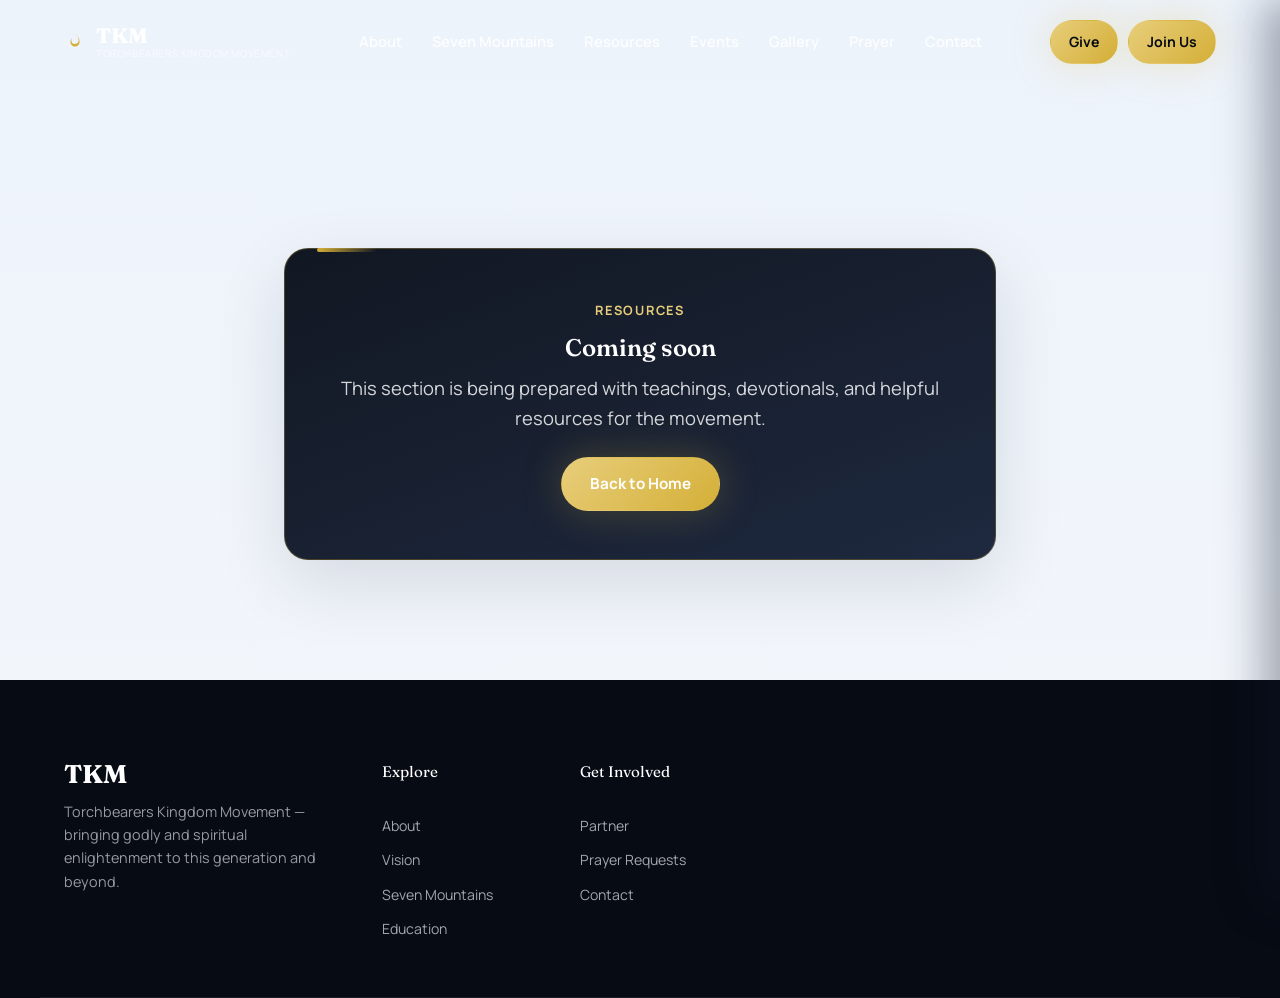
<file: sermons.html>
<!DOCTYPE html>
<html lang="en">
<head>
  <meta charset="UTF-8">
  <meta name="viewport" content="width=device-width, initial-scale=1.0">
  <title>Resources | Torchbearers Kingdom Movement</title>
  <meta name="description" content="Resources and teachings from Torchbearers Kingdom Movement are coming soon.">
  <link rel="preconnect" href="https://fonts.googleapis.com">
  <link rel="preconnect" href="https://fonts.gstatic.com" crossorigin>
  <link href="https://fonts.googleapis.com/css2?family=Fraunces:opsz,wght@9..144,300;9..144,400;9..144,500;9..144,600;9..144,700&family=Manrope:wght@400;500;600;700;800&display=swap" rel="stylesheet">
  <link rel="stylesheet" href="css/style.css">
  <link rel="stylesheet" href="css/navbar.css">
  <link rel="stylesheet" href="css/footer.css">
  <link rel="stylesheet" href="css/animations.css">
  <link rel="stylesheet" href="css/responsive.css">
  <style>
    body {
      background: linear-gradient(180deg, #edf3fb 0%, #f4f7fb 100%);
    }
    .placeholder-card {
      background: linear-gradient(160deg, rgba(8, 14, 25, 0.96), rgba(21, 32, 55, 0.96));
      border: 1px solid rgba(212, 175, 55, 0.28);
      box-shadow: 0 24px 70px rgba(15, 23, 42, 0.12);
      color: #ffffff;
    }
    .placeholder-card .eyebrow,
    .placeholder-card h1,
    .placeholder-card .lead,
    .placeholder-card .btn {
      color: inherit;
    }
    .placeholder-card .lead {
      color: rgba(255, 255, 255, 0.82);
    }
    .placeholder-card .eyebrow {
      color: #e8ce7b;
    }
  </style>
</head>
<body>
  <a href="#main-content" class="skip-link">Skip to content</a>
  <header class="navbar" id="navbar">
    <div class="navbar__inner">
      <a href="index.html" class="navbar__brand" aria-label="Torchbearers Kingdom Movement home">
        <span class="navbar__flame" aria-hidden="true">
          <svg viewBox="0 0 24 24" width="22" height="22"><path d="M12 2c1.5 3 4 4.8 4 8.2A4 4 0 1 1 8 10c0-1 .3-1.8.8-2.6C7.7 9 7 10.4 7 12a5 5 0 0 0 10 0c0-4.5-3-6.7-5-10z" fill="currentColor"/></svg>
        </span>
        <span class="navbar__wordmark">TKM<span class="navbar__wordmark-sub">Torchbearers Kingdom Movement</span></span>
      </a>
      <nav class="navbar__nav" id="primaryNav" aria-label="Primary">
        <ul class="navbar__list">
          <li><a href="about.html">About</a></li>
          <li><a href="mountains.html">Seven Mountains</a></li>
          <li><a href="resources.html">Resources</a></li>
          <li><a href="events.html">Events</a></li>
          <li><a href="gallery.html">Gallery</a></li>
          <li><a href="prayer.html">Prayer</a></li>
          <li><a href="contact.html">Contact</a></li>
        </ul>
      </nav>
      <div class="navbar__actions">
        <a href="donate.html" class="btn btn--ghost-light">Give</a>
        <a href="https://wa.me/?text=Hello%2C%20I%20would%20like%20to%20join%20the%20movement." class="btn btn--gold" target="_blank" rel="noopener noreferrer">Join Us</a>
        <button class="navbar__toggle" id="navToggle" aria-label="Open menu" aria-expanded="false" aria-controls="mobileMenu"><span></span><span></span><span></span></button>
      </div>
    </div>
    <div class="mobile-menu" id="mobileMenu">
      <ul>
        <li><a href="about.html">About</a></li>
        <li><a href="mountains.html">Seven Mountains</a></li>
        <li><a href="resources.html">Resources</a></li>
        <li><a href="events.html">Events</a></li>
        <li><a href="gallery.html">Gallery</a></li>
        <li><a href="prayer.html">Prayer</a></li>
        <li><a href="resources.html">Resources</a></li>
        <li><a href="contact.html">Contact</a></li>
      </ul>
      <div class="mobile-menu__actions">
        <a href="donate.html" class="btn btn--ghost-light">Give</a>
        <a href="https://wa.me/?text=Hello%2C%20I%20would%20like%20to%20join%20the%20movement." class="btn btn--gold" target="_blank" rel="noopener noreferrer">Join Us</a>
      </div>
    </div>
  </header>

  <main id="main-content">
    <section class="section" aria-labelledby="resources-coming-soon-title">
      <div class="container" style="padding-top: 8rem; max-width: 760px;">
        <div class="glass-card placeholder-card" style="padding: 3rem 2rem; text-align: center; border-radius: 24px;">
          <p class="eyebrow eyebrow--dark">Resources</p>
          <h1 id="resources-coming-soon-title">Coming soon</h1>
          <p class="lead">This section is being prepared with teachings, devotionals, and helpful resources for the movement.</p>
          <div class="hero__actions" style="justify-content: center; margin-top: 1.5rem;">
            <a href="index.html" class="btn btn--gold">Back to Home</a>
          </div>
        </div>
      </div>
    </section>
  </main>

  <footer class="site-footer">
    <div class="container footer__grid">
      <div class="footer__brand">
        <span class="navbar__wordmark navbar__wordmark--footer">TKM</span>
        <p>Torchbearers Kingdom Movement — bringing godly and spiritual enlightenment to this generation and beyond.</p>
      </div>
      <nav class="footer__col" aria-label="Explore">
        <p class="footer__heading">Explore</p>
        <a href="about.html">About</a>
        <a href="vision.html">Vision</a>
        <a href="mountains.html">Seven Mountains</a>
        <a href="education.html">Education</a>
      </nav>
      <nav class="footer__col" aria-label="Get Involved">
        <p class="footer__heading">Get Involved</p>
        <a href="partner.html">Partner</a>
        <a href="prayer.html">Prayer Requests</a>
        <a href="contact.html">Contact</a>
      </nav>
    </div>
  </footer>

  <script src="js/navbar.js"></script>
  <script src="js/animations.js"></script>
</body>
</html>
</file>
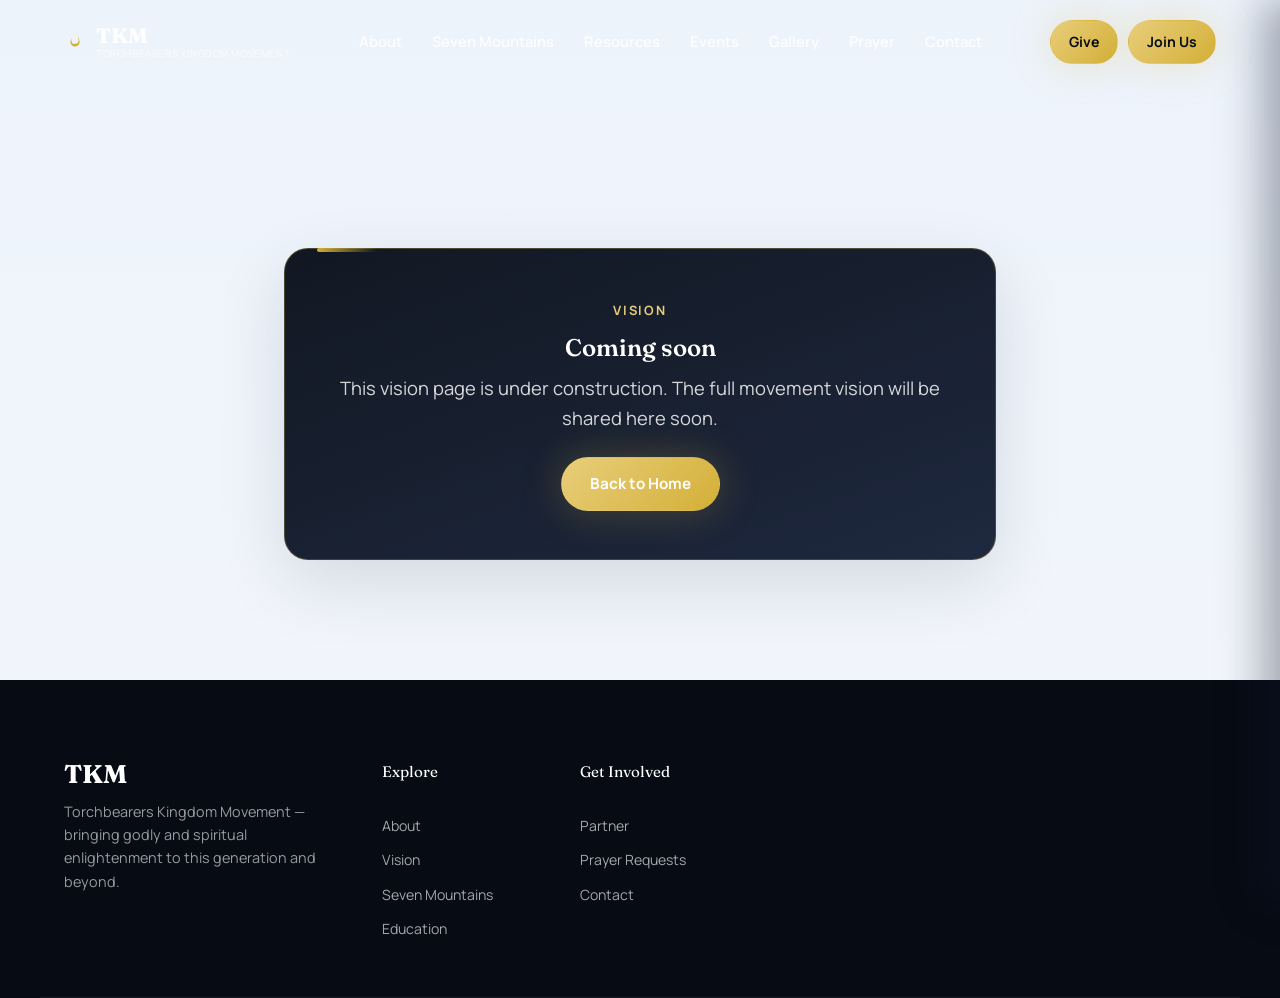
<file: vision.html>
<!DOCTYPE html>
<html lang="en">
<head>
  <meta charset="UTF-8">
  <meta name="viewport" content="width=device-width, initial-scale=1.0">
  <title>Vision | Torchbearers Kingdom Movement</title>
  <meta name="description" content="Vision page under construction for Torchbearers Kingdom Movement.">
  <link rel="preconnect" href="https://fonts.googleapis.com">
  <link rel="preconnect" href="https://fonts.gstatic.com" crossorigin>
  <link href="https://fonts.googleapis.com/css2?family=Fraunces:opsz,wght@9..144,300;9..144,400;9..144,500;9..144,600;9..144,700&family=Manrope:wght@400;500;600;700;800&display=swap" rel="stylesheet">
  <link rel="stylesheet" href="css/style.css">
  <link rel="stylesheet" href="css/navbar.css">
  <link rel="stylesheet" href="css/footer.css">
  <link rel="stylesheet" href="css/animations.css">
  <link rel="stylesheet" href="css/responsive.css">
  <style>
    body {
      background: linear-gradient(180deg, #edf3fb 0%, #f4f7fb 100%);
    }
    .placeholder-card {
      background: linear-gradient(160deg, rgba(8, 14, 25, 0.96), rgba(21, 32, 55, 0.96));
      border: 1px solid rgba(212, 175, 55, 0.28);
      box-shadow: 0 24px 70px rgba(15, 23, 42, 0.12);
      color: #ffffff;
    }
    .placeholder-card .eyebrow,
    .placeholder-card h1,
    .placeholder-card .lead,
    .placeholder-card .btn {
      color: inherit;
    }
    .placeholder-card .lead {
      color: rgba(255, 255, 255, 0.82);
    }
    .placeholder-card .eyebrow {
      color: #e8ce7b;
    }
  </style>
</head>
<body>
  <a href="#main-content" class="skip-link">Skip to content</a>
  <header class="navbar" id="navbar">
    <div class="navbar__inner">
      <a href="index.html" class="navbar__brand" aria-label="Torchbearers Kingdom Movement home">
        <span class="navbar__flame" aria-hidden="true">
          <svg viewBox="0 0 24 24" width="22" height="22"><path d="M12 2c1.5 3 4 4.8 4 8.2A4 4 0 1 1 8 10c0-1 .3-1.8.8-2.6C7.7 9 7 10.4 7 12a5 5 0 0 0 10 0c0-4.5-3-6.7-5-10z" fill="currentColor"/></svg>
        </span>
        <span class="navbar__wordmark">TKM<span class="navbar__wordmark-sub">Torchbearers Kingdom Movement</span></span>
      </a>
      <nav class="navbar__nav" id="primaryNav" aria-label="Primary">
        <ul class="navbar__list">
          <li><a href="about.html">About</a></li>
          <li><a href="mountains.html">Seven Mountains</a></li>
          <li><a href="resources.html">Resources</a></li>
          <li><a href="events.html">Events</a></li>
          <li><a href="gallery.html">Gallery</a></li>
          <li><a href="prayer.html">Prayer</a></li>
          <li><a href="contact.html">Contact</a></li>
        </ul>
      </nav>
      <div class="navbar__actions">
        <a href="donate.html" class="btn btn--ghost-light">Give</a>
        <a href="https://wa.me/?text=Hello%2C%20I%20would%20like%20to%20join%20the%20movement." class="btn btn--gold" target="_blank" rel="noopener noreferrer">Join Us</a>
        <button class="navbar__toggle" id="navToggle" aria-label="Open menu" aria-expanded="false" aria-controls="mobileMenu"><span></span><span></span><span></span></button>
      </div>
    </div>
    <div class="mobile-menu" id="mobileMenu">
      <ul>
        <li><a href="about.html">About</a></li>
        <li><a href="mountains.html">Seven Mountains</a></li>
        <li><a href="resources.html">Resources</a></li>
        <li><a href="events.html">Events</a></li>
        <li><a href="gallery.html">Gallery</a></li>
        <li><a href="prayer.html">Prayer</a></li>
        <li><a href="resources.html">Resources</a></li>
        <li><a href="contact.html">Contact</a></li>
      </ul>
      <div class="mobile-menu__actions">
        <a href="donate.html" class="btn btn--ghost-light">Give</a>
        <a href="https://wa.me/?text=Hello%2C%20I%20would%20like%20to%20join%20the%20movement." class="btn btn--gold" target="_blank" rel="noopener noreferrer">Join Us</a>
      </div>
    </div>
  </header>

  <main id="main-content">
    <section class="section" aria-labelledby="vision-coming-soon-title">
      <div class="container" style="padding-top: 8rem; max-width: 760px;">
        <div class="glass-card placeholder-card" style="padding: 3rem 2rem; text-align: center; border-radius: 24px;">
          <p class="eyebrow eyebrow--dark">Vision</p>
          <h1 id="vision-coming-soon-title">Coming soon</h1>
          <p class="lead">This vision page is under construction. The full movement vision will be shared here soon.</p>
          <div class="hero__actions" style="justify-content: center; margin-top: 1.5rem;">
            <a href="index.html" class="btn btn--gold">Back to Home</a>
          </div>
        </div>
      </div>
    </section>
  </main>

  <footer class="site-footer">
    <div class="container footer__grid">
      <div class="footer__brand">
        <span class="navbar__wordmark navbar__wordmark--footer">TKM</span>
        <p>Torchbearers Kingdom Movement — bringing godly and spiritual enlightenment to this generation and beyond.</p>
      </div>
      <nav class="footer__col" aria-label="Explore">
        <p class="footer__heading">Explore</p>
        <a href="about.html">About</a>
        <a href="vision.html">Vision</a>
        <a href="mountains.html">Seven Mountains</a>
        <a href="education.html">Education</a>
      </nav>
      <nav class="footer__col" aria-label="Get Involved">
        <p class="footer__heading">Get Involved</p>
        <a href="partner.html">Partner</a>
        <a href="prayer.html">Prayer Requests</a>
        <a href="contact.html">Contact</a>
      </nav>
    </div>
  </footer>

  <script src="js/navbar.js"></script>
  <script src="js/animations.js"></script>
</body>
</html>
</file>
<file: css/style.css>
/* =========================================================
   TORCHBEARERS KINGDOM MOVEMENT — CORE STYLESHEET
   Design tokens + base + hero + about + mountains preview
   ========================================================= */

:root {
  /* --- Color tokens --- */
  --color-ink: #070B14;
  --color-navy: #0F172A;
  --color-navy-soft: #16213a;
  --color-blue: #1D4ED8;
  --color-blue-soft: #3B62E8;
  --color-gold: #D4AF37;
  --color-gold-soft: #E8CE7B;
  --color-white: #FFFFFF;
  --color-light: #F8FAFC;
  --color-slate: #64748B;
  --color-slate-100: #E2E8F0;

  /* --- Type tokens --- */
  --font-display: "Fraunces", "Georgia", serif;
  --font-body: "Manrope", -apple-system, BlinkMacSystemFont, sans-serif;

  /* --- Scale --- */
  --radius-sm: 8px;
  --radius-md: 14px;
  --radius-lg: 24px;
  --shadow-soft: 0 10px 40px rgba(15, 23, 42, 0.08);
  --shadow-card: 0 20px 60px rgba(15, 23, 42, 0.14);
  --shadow-gold-glow: 0 0 40px rgba(212, 175, 55, 0.25);

  --container-w: 1200px;
  --nav-h: 84px;

  --ease-out: cubic-bezier(.16,1,.3,1);
}

/* --- Reset --- */
*, *::before, *::after { box-sizing: border-box; }
html { scroll-behavior: smooth; }
@media (prefers-reduced-motion: reduce) {
  html { scroll-behavior: auto; }
  *, *::before, *::after { animation-duration: 0.001ms !important; animation-iteration-count: 1 !important; transition-duration: 0.001ms !important; scroll-behavior: auto !important; }
}

body {
  margin: 0;
  font-family: var(--font-body);
  color: var(--color-navy);
  background: var(--color-white);
  line-height: 1.6;
  -webkit-font-smoothing: antialiased;
}

img { max-width: 100%; display: block; }
a { color: inherit; text-decoration: none; }
ul { list-style: none; margin: 0; padding: 0; }
h1, h2, h3, h4 { font-family: var(--font-display); font-weight: 600; line-height: 1.15; margin: 0 0 0.5em; }
p { margin: 0 0 1em; }

.container {
  max-width: var(--container-w);
  margin: 0 auto;
  padding: 0 24px;
}

.section { padding: 120px 0; }

.sr-only {
  position: absolute; width: 1px; height: 1px; padding: 0; margin: -1px;
  overflow: hidden; clip: rect(0,0,0,0); white-space: nowrap; border: 0;
}

.skip-link {
  position: absolute; left: -999px; top: 0; background: var(--color-gold);
  color: var(--color-ink); padding: 12px 20px; z-index: 2000; border-radius: 0 0 var(--radius-sm) 0;
}
.skip-link:focus { left: 0; }

:focus-visible {
  outline: 2px solid var(--color-gold);
  outline-offset: 3px;
}

/* --- Scroll progress bar --- */
.scroll-progress {
  position: fixed; top: 0; left: 0; height: 3px; width: 0%;
  background: linear-gradient(90deg, var(--color-gold), var(--color-blue-soft));
  z-index: 3000; transition: width 0.1s linear;
}

/* --- Buttons --- */
.btn {
  display: inline-flex; align-items: center; justify-content: center; gap: 8px;
  padding: 14px 28px; border-radius: 999px; font-weight: 700; font-size: 0.95rem;
  font-family: var(--font-body); cursor: pointer; border: 1px solid transparent;
  position: relative; overflow: hidden; transition: transform 0.25s var(--ease-out), box-shadow 0.25s var(--ease-out);
}
.btn:hover { transform: translateY(-2px); }
.btn:active { transform: translateY(0); }

.btn--gold { background: linear-gradient(135deg, var(--color-gold-soft), var(--color-gold)); color: var(--color-ink); box-shadow: var(--shadow-gold-glow); }
.btn--gold:hover { box-shadow: 0 0 55px rgba(212,175,55,0.4); }

.btn--outline { border-color: rgba(255,255,255,0.4); color: var(--color-white); background: rgba(255,255,255,0.04); backdrop-filter: blur(6px); }
.btn--outline:hover { border-color: var(--color-gold); }

.btn--outline-dark { border-color: var(--color-navy); color: var(--color-navy); }
.btn--outline-dark:hover { background: var(--color-navy); color: var(--color-white); }

.btn--text { color: var(--color-white); text-decoration: none; padding: 14px 8px; }
.btn--text:hover { color: var(--color-gold-soft); }

.btn--ghost-light { color: var(--color-navy); padding: 10px 18px; }
.btn--ghost-light:hover { color: var(--color-blue); }

.btn--lg { padding: 16px 32px; font-size: 1rem; }
.btn--sm { padding: 10px 20px; font-size: 0.85rem; }

/* Ripple effect */
.btn .ripple {
  position: absolute; border-radius: 50%; background: rgba(255,255,255,0.5);
  transform: scale(0); animation: ripple 0.6s var(--ease-out);
  pointer-events: none;
}
@keyframes ripple { to { transform: scale(4); opacity: 0; } }

/* --- Eyebrow / labels --- */
.eyebrow {
  display: inline-block; font-family: var(--font-body); font-weight: 700; font-size: 0.8rem;
  letter-spacing: 0.14em; text-transform: uppercase; color: var(--color-gold-soft); margin-bottom: 14px;
}
.eyebrow--dark { color: var(--color-blue); }

.text-gold { color: var(--color-gold); }

.lead { font-size: 1.15rem; color: var(--color-slate); max-width: 60ch; }

.link-arrow { display: inline-block; font-weight: 700; color: var(--color-blue); margin-top: 8px; }
.link-arrow:hover { color: var(--color-gold); }

/* =========================================================
   HERO
   ========================================================= */
.hero {
  position: relative;
  min-height: 100vh;
  display: flex; align-items: center; justify-content: center;
  background:
    radial-gradient(ellipse at 20% 20%, rgba(29,78,216,0.35), transparent 55%),
    radial-gradient(ellipse at 80% 0%, rgba(212,175,55,0.18), transparent 50%),
    linear-gradient(180deg, var(--color-ink) 0%, var(--color-navy) 70%);
  overflow: hidden;
  padding-top: var(--nav-h);
}

.hero__glow {
  position: absolute; inset: 0;
  background: radial-gradient(circle at 50% 30%, rgba(212,175,55,0.10), transparent 60%);
  animation: pulseGlow 8s ease-in-out infinite;
  pointer-events: none;
}
@keyframes pulseGlow {
  0%, 100% { opacity: 0.6; }
  50% { opacity: 1; }
}

.hero__content {
  position: relative; z-index: 2;
  max-width: 780px; text-align: center; margin: 0 auto;
  padding: 40px 24px 160px;
}

.hero__headline {
  font-size: clamp(2.4rem, 6vw, 4.4rem);
  color: var(--color-white);
  letter-spacing: -0.01em;
}

.hero__subhead {
  color: rgba(248,250,252,0.8);
  font-size: 1.15rem;
  max-width: 56ch;
  margin: 0 auto 36px;
}

.hero__actions {
  display: flex; flex-wrap: wrap; align-items: center; justify-content: center; gap: 12px;
}

/* Signature horizon */
.hero__horizon {
  position: absolute; bottom: 0; left: 0; width: 100%; height: 34vh; min-height: 160px;
  z-index: 1;
}
.horizon-stroke {
  stroke: var(--color-gold);
  stroke-width: 2;
  filter: drop-shadow(0 0 6px rgba(212,175,55,0.6));
  stroke-dasharray: 2600;
  stroke-dashoffset: 2600;
  animation: drawHorizon 2.4s var(--ease-out) 0.3s forwards;
}
@keyframes drawHorizon { to { stroke-dashoffset: 0; } }

.scroll-indicator {
  position: absolute; bottom: 28px; left: 50%; transform: translateX(-50%);
  z-index: 3; background: none; border: none; color: rgba(255,255,255,0.7);
  display: flex; flex-direction: column; align-items: center; gap: 8px; cursor: pointer;
  font-family: var(--font-body); font-size: 0.75rem; letter-spacing: 0.1em; text-transform: uppercase;
}
.scroll-indicator__flame {
  width: 10px; height: 16px; border-radius: 50% 50% 50% 50% / 60% 60% 40% 40%;
  background: linear-gradient(180deg, var(--color-gold-soft), var(--color-gold));
  animation: flicker 2s ease-in-out infinite;
  box-shadow: 0 0 12px rgba(212,175,55,0.7);
}
@keyframes flicker {
  0%, 100% { transform: scaleY(1) translateY(0); }
  50% { transform: scaleY(1.15) translateY(-4px); }
}

/* =========================================================
   ABOUT PREVIEW
   ========================================================= */
.about-preview { background: var(--color-white); }

.about-preview__grid {
  display: grid; grid-template-columns: 1.2fr 0.9fr; gap: 64px; align-items: center;
}

.stat-row { display: flex; gap: 40px; margin-top: 40px; flex-wrap: wrap; }
.stat__num {
  display: block; font-family: var(--font-display); font-size: 2.4rem; color: var(--color-navy); font-weight: 700;
}
.stat__label { font-size: 0.85rem; color: var(--color-slate); }

.glass-card {
  background: linear-gradient(160deg, rgba(15,23,42,0.04), rgba(29,78,216,0.06));
  border: 1px solid rgba(15,23,42,0.08);
  border-radius: var(--radius-lg);
  padding: 48px;
  backdrop-filter: blur(10px);
  box-shadow: var(--shadow-soft);
  position: relative;
}
.glass-card::before {
  content: "";
  position: absolute; top: -1px; left: 32px; width: 60px; height: 4px;
  background: linear-gradient(90deg, var(--color-gold), transparent);
  border-radius: 4px;
}
.glass-card blockquote {
  font-family: var(--font-display); font-size: 1.4rem; font-style: italic; color: var(--color-navy);
  margin: 0; line-height: 1.5;
}
.glass-card cite {
  display: block; margin-top: 18px; font-family: var(--font-body); font-style: normal;
  font-size: 0.9rem; color: var(--color-blue); font-weight: 700;
}

/* =========================================================
   SEVEN MOUNTAINS PREVIEW ("peaks" layout)
   ========================================================= */
.mountains-preview {
  background: linear-gradient(180deg, var(--color-light), #EEF2F9);
  position: relative;
}

.section-head { max-width: 640px; margin: 0 auto 64px; text-align: center; }
.section-head .lead { margin: 0 auto; }

.peaks {
  display: flex; align-items: flex-end; gap: 16px; justify-content: center;
  flex-wrap: wrap;
}

.peak {
  flex: 1 1 150px; max-width: 190px;
  background: var(--color-white);
  border: 1px solid var(--color-slate-100);
  border-radius: var(--radius-md) var(--radius-md) 6px 6px;
  padding: 24px 18px 20px;
  text-align: center;
  box-shadow: var(--shadow-soft);
  transition: transform 0.3s var(--ease-out), box-shadow 0.3s var(--ease-out), border-color 0.3s;
  position: relative;
}
.peak::after {
  content: "";
  position: absolute; left: 0; right: 0; bottom: -1px; height: 3px;
  background: linear-gradient(90deg, var(--color-gold), var(--color-blue));
  border-radius: 0 0 6px 6px;
  transform: scaleX(0); transform-origin: left;
  transition: transform 0.35s var(--ease-out);
}
.peak:hover, .peak:focus-visible {
  transform: translateY(-8px);
  box-shadow: var(--shadow-card);
  border-color: transparent;
}
.peak:hover::after, .peak:focus-visible::after { transform: scaleX(1); }

.peak__icon { display: block; font-size: 1.6rem; margin-bottom: 10px; }
.peak__title { display: block; font-family: var(--font-display); font-weight: 600; font-size: 1.02rem; margin-bottom: 6px; }
.peak__desc { display: block; font-size: 0.82rem; color: var(--color-slate); line-height: 1.4; }

/* Staggered "terrain" heights */
.peak--h1 { margin-bottom: 0; padding-top: 40px; }
.peak--h2 { margin-bottom: 28px; }
.peak--h2b { margin-bottom: 24px; }
.peak--h3 { margin-bottom: 14px; }
.peak--h4 { margin-bottom: 50px; }
.peak--h4b { margin-bottom: 44px; }
.peak--h5 { margin-bottom: 60px; }

.mountains-preview__cta { text-align: center; margin-top: 56px; }

/* =========================================================
   SCRIPTURE STRIP
   ========================================================= */
.scripture-strip {
  background: var(--color-navy);
  padding: 40px 0;
  border-top: 1px solid rgba(212,175,55,0.2);
  border-bottom: 1px solid rgba(212,175,55,0.2);
}
.scripture-strip__inner { text-align: center; }
.scripture-strip__label {
  font-size: 0.75rem; letter-spacing: 0.14em; text-transform: uppercase; color: var(--color-gold-soft); margin-bottom: 8px; font-weight: 700;
}
.scripture-strip__text {
  font-family: var(--font-display); font-style: italic; color: var(--color-white); font-size: 1.15rem; margin: 0;
}

/* --- Back to top --- */
.back-to-top {
  position: fixed; bottom: 28px; right: 28px; width: 48px; height: 48px; border-radius: 50%;
  background: var(--color-navy); color: var(--color-gold-soft); border: 1px solid rgba(212,175,55,0.3);
  font-size: 1.1rem; cursor: pointer; opacity: 0; visibility: hidden; transform: translateY(10px);
  transition: all 0.3s var(--ease-out); z-index: 900; box-shadow: var(--shadow-card);
}
.back-to-top.is-visible { opacity: 1; visibility: visible; transform: translateY(0); }
.back-to-top:hover { background: var(--color-gold); color: var(--color-ink); }

/* Prayer form styles */
.prayer-form {
  padding: 20px 0 8px;
}
.prayer-form__grid {
  display: grid;
  grid-template-columns: 1fr 1fr;
  gap: 16px;
  align-items: start;
}
.prayer-form .field {
  display: block;
}
.prayer-form label {
  display: block;
  margin-bottom: 8px;
  font-weight: 700;
  color: var(--color-navy);
  font-size: 0.95rem;
}
.prayer-form input[type="text"],
.prayer-form input[type="tel"],
.prayer-form input[type="email"],
.prayer-form textarea,
.prayer-form select {
  width: 100%;
  padding: 12px 14px;
  border-radius: 12px;
  border: 1px solid var(--color-slate-100);
  background: var(--color-white);
  color: var(--color-navy);
  font-family: var(--font-body);
  font-size: 0.98rem;
  line-height: 1.4;
}
.prayer-form textarea { min-height: 120px; resize: vertical; }
.prayer-form .prayer-actions { margin-top: 18px; }

@media (max-width: 900px) {
  .prayer-form__grid { grid-template-columns: 1fr; }
}

/* Event form styles (scoped) */
.event-form { padding: 18px 0 6px; }
.event-form__grid {
  display: grid;
  grid-template-columns: 1fr 1fr;
  gap: 16px;
  align-items: start;
}
.event-form .field { display: block; }
.event-form label {
  display: block; margin-bottom: 8px; font-weight: 700; color: var(--color-navy); font-size: 0.95rem;
}
.event-form input[type="text"],
.event-form input[type="tel"],
.event-form input[type="email"],
.event-form input[type="date"],
.event-form textarea,
.event-form select {
  width: 100%; padding: 12px 14px; border-radius: 12px; border: 1px solid var(--color-slate-100);
  background: var(--color-white); color: var(--color-navy); font-family: var(--font-body); font-size: 0.98rem;
}
.event-form textarea { min-height: 120px; resize: vertical; }

@media (max-width: 900px) {
  .event-form__grid { grid-template-columns: 1fr; }
}
</file>
<file: css/navbar.css>
/* =========================================================
   NAVBAR
   ========================================================= */
.navbar {
  position: fixed; top: 0; left: 0; width: 100%; z-index: 1000;
  height: var(--nav-h);
  display: flex; align-items: center;
  background: transparent;
  transition: background 0.35s var(--ease-out), box-shadow 0.35s var(--ease-out), height 0.35s var(--ease-out);
}

.navbar.is-scrolled {
  background: rgba(7, 11, 20, 0.85);
  backdrop-filter: blur(12px);
  box-shadow: 0 1px 0 rgba(212,175,55,0.15);
  height: 72px;
}

.navbar__inner {
  width: 100%; max-width: var(--container-w); margin: 0 auto; padding: 0 24px;
  display: flex; align-items: center; justify-content: space-between; gap: 24px;
}

.navbar__brand { display: flex; align-items: center; gap: 10px; }
.navbar__flame { color: var(--color-gold); display: flex; }
.navbar__wordmark {
  font-family: var(--font-display); font-weight: 700; font-size: 1.3rem; color: var(--color-white);
  display: flex; flex-direction: column; line-height: 1.1;
}
.navbar__wordmark-sub { font-family: var(--font-body); font-weight: 500; font-size: 0.62rem; letter-spacing: 0.06em; color: rgba(255,255,255,0.6); text-transform: uppercase; }
.navbar__wordmark--footer { color: var(--color-white); font-size: 1.6rem; margin-bottom: 12px; display: block; }

.navbar__nav { display: flex; }
.navbar__list { display: flex; align-items: center; gap: 30px; }
.navbar__list > li { position: relative; }
.navbar__list a {
  color: rgba(255,255,255,0.86); font-weight: 600; font-size: 0.92rem; padding: 8px 0; position: relative;
}
.navbar__list a::after {
  content: ""; position: absolute; left: 0; bottom: 0; width: 0; height: 2px; background: var(--color-gold);
  transition: width 0.25s var(--ease-out);
}
.navbar__list a:hover::after, .navbar__list a:focus-visible::after { width: 100%; }
.navbar__list a:hover { color: var(--color-white); }

.navbar__mega-trigger { display: none; } /* mountains.html link acts as primary; mega trigger label hidden, first <a> used for label + link */
.has-mega:hover .mega-menu, .has-mega:focus-within .mega-menu { opacity: 1; visibility: visible; transform: translateY(0); }

.mega-menu {
  position: absolute; top: calc(100% + 18px); left: 50%; transform: translateX(-50%) translateY(8px);
  background: var(--color-white); border-radius: var(--radius-md); box-shadow: var(--shadow-card);
  display: flex; gap: 32px; padding: 28px 32px; min-width: 460px;
  opacity: 0; visibility: hidden; transition: all 0.25s var(--ease-out);
}
.mega-menu__col { display: flex; flex-direction: column; gap: 10px; }
.mega-menu__label { font-size: 0.72rem; letter-spacing: 0.1em; text-transform: uppercase; color: var(--color-blue); font-weight: 700; margin: 0 0 4px; }
.mega-menu a { color: var(--color-navy); font-size: 0.88rem; font-weight: 500; }
.mega-menu a:hover { color: var(--color-blue); }
.mega-menu a::after { display: none; }

.navbar__actions { display: flex; align-items: center; gap: 10px; }

/* Hamburger */
.navbar__toggle {
  display: none; flex-direction: column; justify-content: center; gap: 5px;
  width: 40px; height: 40px; background: none; border: none; cursor: pointer;
}
.navbar__toggle span { display: block; width: 22px; height: 2px; background: var(--color-white); transition: all 0.3s var(--ease-out); }
.navbar__toggle.is-active span:nth-child(1) { transform: translateY(7px) rotate(45deg); }
.navbar__toggle.is-active span:nth-child(2) { opacity: 0; }
.navbar__toggle.is-active span:nth-child(3) { transform: translateY(-7px) rotate(-45deg); }

.mobile-menu {
  position: fixed; top: 0; right: 0; height: 100vh; width: min(320px, 82vw);
  background: linear-gradient(180deg, rgba(9,13,22,0.98), rgba(15,23,42,0.96)); z-index: 1500;
  padding: 24px 18px 26px; transform: translateX(100%); transition: transform 0.4s var(--ease-out);
  display: flex; flex-direction: column; justify-content: space-between; box-shadow: -18px 0 40px rgba(15,23,42,0.35);
  overflow-y: auto; -webkit-overflow-scrolling: touch;
}
.mobile-menu.is-open { transform: translateX(0); }
.mobile-menu__close {
  align-self: flex-start; display: inline-flex; align-items: center; justify-content: center;
  width: 42px; height: 42px; border-radius: 50%; border: 1px solid rgba(212,175,55,0.35);
  background: rgba(212,175,55,0.08); color: var(--color-white); cursor: pointer; margin-bottom: 18px;
  transition: background 0.2s ease, transform 0.2s ease;
}
.mobile-menu__close:hover, .mobile-menu__close:focus-visible {
  background: rgba(212,175,55,0.18); transform: translateX(-2px);
}
.mobile-menu__close span { display: inline-block; font-size: 1.5rem; line-height: 1; transform: rotate(180deg); }
.mobile-menu ul {
  display: flex; flex-direction: column; gap: 10px; margin: 0; padding: 8px 0 0; list-style: none;
}
.mobile-menu li { border-bottom: 1px solid rgba(148,163,184,0.18); }
.mobile-menu a {
  display: flex; align-items: center; justify-content: space-between; color: var(--color-white);
  font-size: 1.02rem; font-weight: 600; font-family: var(--font-display); padding: 14px 10px; border-radius: 10px;
}
.mobile-menu a::after {
  content: "›"; color: var(--color-gold); font-size: 1.35rem; line-height: 1; opacity: 0.9;
}
.mobile-menu a:hover, .mobile-menu a:focus-visible { color: var(--color-gold-soft); background: rgba(255,255,255,0.03); }
.mobile-menu__actions { display: flex; flex-direction: column; gap: 12px; margin-top: 18px; }

/* Style the Give button with gold color and padding */
.navbar__actions .btn--ghost-light {
  background: linear-gradient(135deg, var(--color-gold-soft), var(--color-gold));
  color: var(--color-ink);
  box-shadow: var(--shadow-gold-glow);
  padding: 8px 14px;
  font-size: 0.8rem;
  white-space: nowrap;
}

.navbar__actions .btn--ghost-light:hover {
  box-shadow: 0 0 55px rgba(212,175,55,0.4);
}

/* Make the 'Join Us' button in the navbar more compact and responsive */
.navbar__actions .btn--gold {
  padding: 8px 14px;
  font-size: 0.8rem;
  white-space: nowrap;
}

@media (min-width: 768px) {
  .navbar__actions .btn--ghost-light {
    padding: 9px 16px;
    font-size: 0.85rem;
  }

  .navbar__actions .btn--gold {
    padding: 9px 16px;
    font-size: 0.85rem;
  }
}

@media (min-width: 1024px) {
  .navbar__actions .btn--ghost-light {
    padding: 10px 18px;
    font-size: 0.88rem;
  }

  .navbar__actions .btn--gold {
    padding: 10px 18px;
    font-size: 0.88rem;
  }
}

/* On mobile, make action buttons full width for easier tapping */
.mobile-menu__actions .btn,
.mobile-menu .btn {
  width: 100%;
  padding: 12px 16px;
  text-align: center;
}
</file>
<file: css/footer.css>
/* =========================================================
   FOOTER
   ========================================================= */
.site-footer {
  background: var(--color-ink);
  color: rgba(248,250,252,0.75);
  padding: 80px 0 0;
}

.footer__grid {
  display: grid;
  grid-template-columns: 1.4fr 0.8fr 0.8fr 0.8fr 1.2fr;
  gap: 40px;
  padding-bottom: 56px;
  border-bottom: 1px solid rgba(255,255,255,0.08);
}

.footer__brand p { font-size: 0.9rem; max-width: 32ch; color: rgba(248,250,252,0.6); }

.footer__social { display: flex; gap: 12px; margin-top: 16px; }
.footer__social a {
  width: 36px; height: 36px; border-radius: 50%; border: 1px solid rgba(255,255,255,0.15);
  display: flex; align-items: center; justify-content: center; font-size: 0.7rem; font-weight: 700;
  transition: all 0.25s var(--ease-out);
}
.footer__social a:hover { background: var(--color-gold); color: var(--color-ink); border-color: var(--color-gold); }

.footer__heading { font-family: var(--font-display); color: var(--color-white); font-size: 0.95rem; margin-bottom: 18px; }
.footer__col { display: flex; flex-direction: column; gap: 12px; }
.footer__col a { font-size: 0.88rem; color: rgba(248,250,252,0.65); }
.footer__col a:hover { color: var(--color-gold-soft); }

.footer__newsletter p { font-size: 0.88rem; color: rgba(248,250,252,0.6); }
.newsletter-form { display: flex; gap: 8px; margin-top: 16px; }
.newsletter-form input {
  flex: 1; padding: 12px 16px; border-radius: 999px; border: 1px solid rgba(255,255,255,0.15);
  background: rgba(255,255,255,0.05); color: var(--color-white); font-family: var(--font-body); font-size: 0.88rem;
}
.newsletter-form input::placeholder { color: rgba(248,250,252,0.4); }
.newsletter-form input:focus { outline: none; border-color: var(--color-gold); }
.form-message { font-size: 0.8rem; margin-top: 10px; color: var(--color-gold-soft); min-height: 1em; }

.footer__bottom {
  text-align: center; padding: 28px 0; font-size: 0.8rem; color: rgba(248,250,252,0.4);
}
</file>
<file: css/animations.css>
/* =========================================================
   ANIMATIONS
   Tasteful, restrained motion. Scroll reveal + hover states.
   ========================================================= */

[data-reveal] {
  opacity: 0;
  transform: translateY(24px);
  transition: opacity 0.7s var(--ease-out), transform 0.7s var(--ease-out);
}
[data-reveal].is-visible {
  opacity: 1;
  transform: translateY(0);
}

/* Stagger children slightly when a group reveals together */
.about-preview__grid [data-reveal]:nth-child(2) { transition-delay: 0.08s; }
.peaks .peak { opacity: 0; transform: translateY(18px); transition: opacity 0.6s var(--ease-out), transform 0.6s var(--ease-out); }
.peaks.is-visible .peak { opacity: 1; transform: translateY(0); }
.peaks.is-visible .peak:nth-child(1) { transition-delay: 0s; }
.peaks.is-visible .peak:nth-child(2) { transition-delay: 0.06s; }
.peaks.is-visible .peak:nth-child(3) { transition-delay: 0.12s; }
.peaks.is-visible .peak:nth-child(4) { transition-delay: 0.18s; }
.peaks.is-visible .peak:nth-child(5) { transition-delay: 0.24s; }
.peaks.is-visible .peak:nth-child(6) { transition-delay: 0.30s; }
.peaks.is-visible .peak:nth-child(7) { transition-delay: 0.36s; }

@media (prefers-reduced-motion: reduce) {
  [data-reveal], .peaks .peak {
    opacity: 1 !important;
    transform: none !important;
    transition: none !important;
  }
  .horizon-stroke { stroke-dashoffset: 0 !important; animation: none !important; }
  .hero__glow, .scroll-indicator__flame { animation: none !important; }
}
</file>
<file: css/responsive.css>
/* =========================================================
   RESPONSIVE
   ========================================================= */

@media (max-width: 1080px) {
  .footer__grid { grid-template-columns: 1.2fr 1fr 1fr; }
  .footer__newsletter { grid-column: 1 / -1; }
}

@media (max-width: 900px) {
  .navbar__nav { display: none; }
  .navbar__toggle { display: flex; }
  .navbar__actions .btn--ghost-light { display: none; }

  .about-preview__grid { grid-template-columns: 1fr; gap: 40px; }
  .about-preview__art { order: -1; }

  .section { padding: 88px 0; }

  .footer__grid { grid-template-columns: 1fr 1fr; }
}

@media (max-width: 640px) {
  .container { padding: 0 20px; }

  .hero__content { padding-bottom: 130px; }
  .hero__actions { flex-direction: column; align-items: stretch; }
  .hero__actions .btn { width: 100%; }

  .stat-row { gap: 24px; }
  .stat__num { font-size: 1.9rem; }

  .peaks { gap: 12px; }
  .peak { flex: 1 1 130px; padding: 18px 12px 16px; margin-bottom: 0 !important; padding-top: 18px !important; }

  .footer__grid { grid-template-columns: 1fr; }
  .newsletter-form { flex-direction: column; }
  .newsletter-form .btn { width: 100%; }

  .scripture-strip__text { font-size: 1rem; }
}

@media (min-width: 1400px) {
  :root { --container-w: 1320px; }
}
</file>
